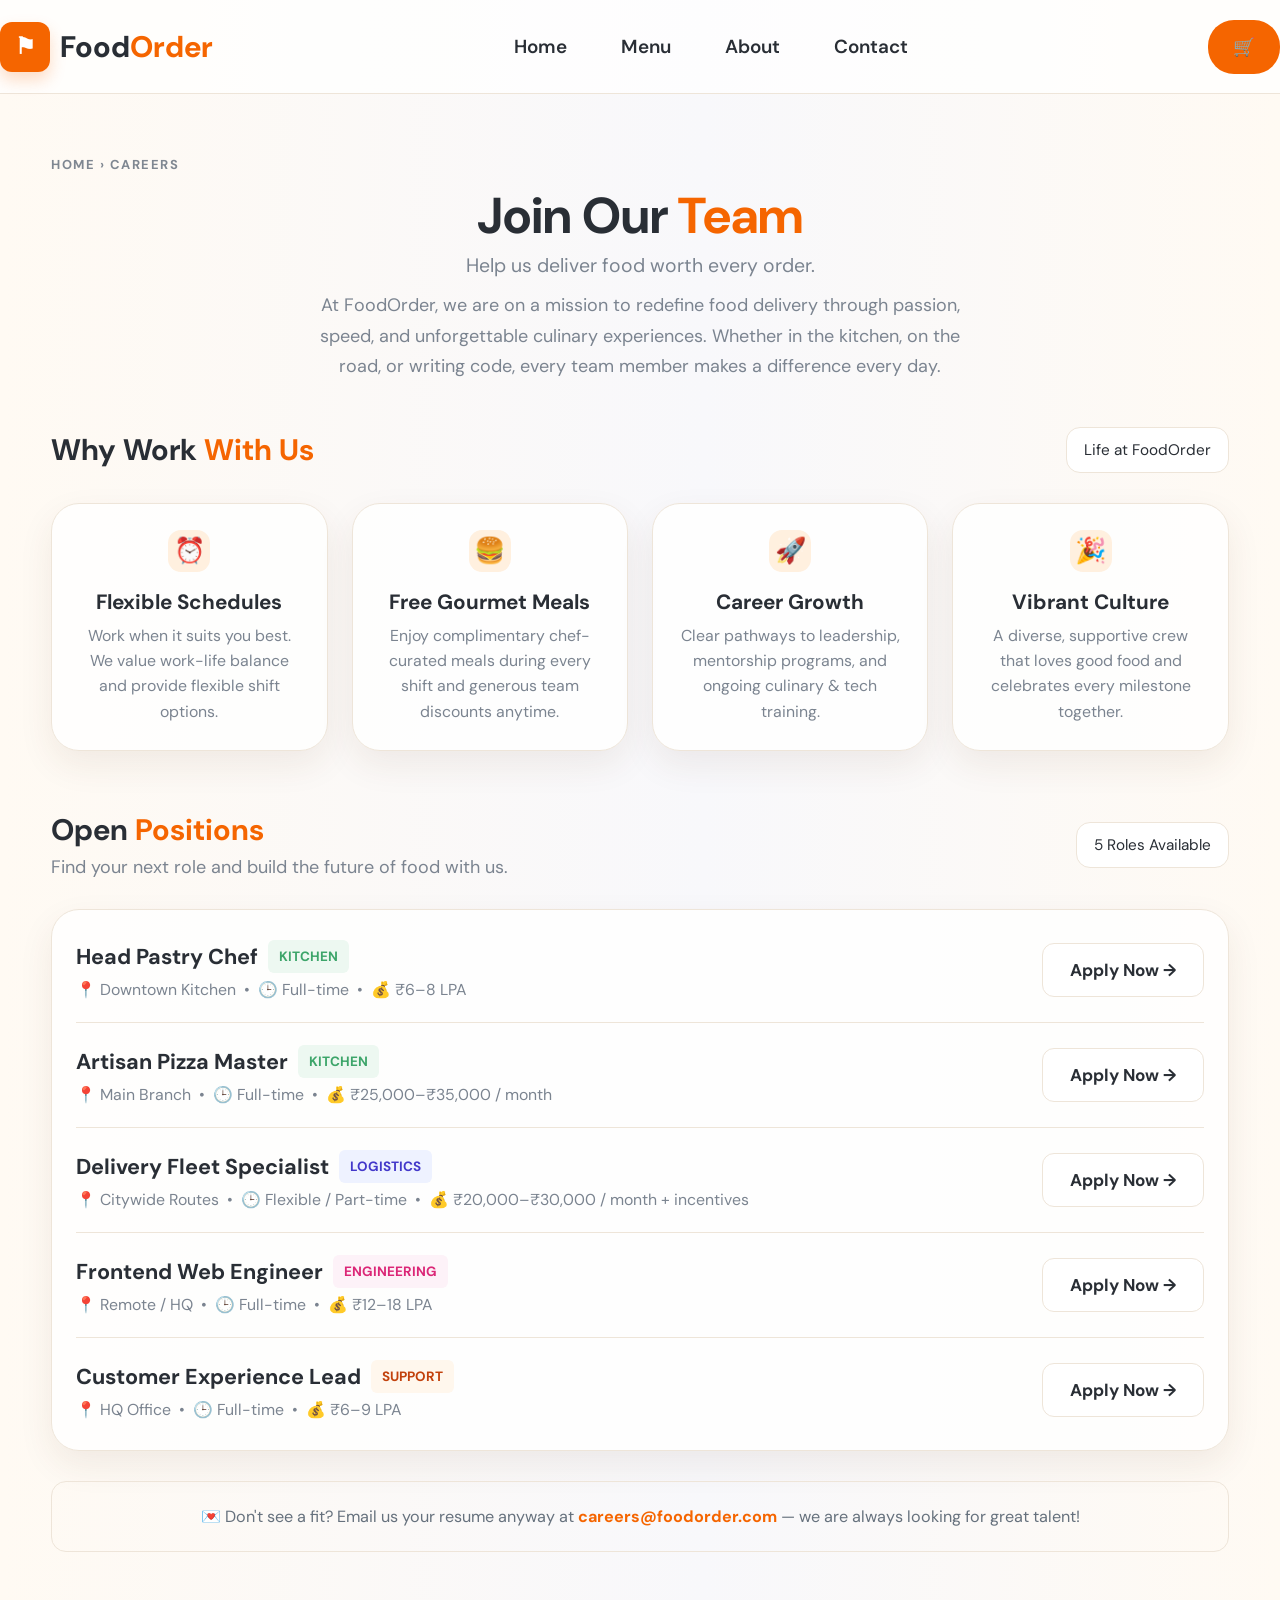
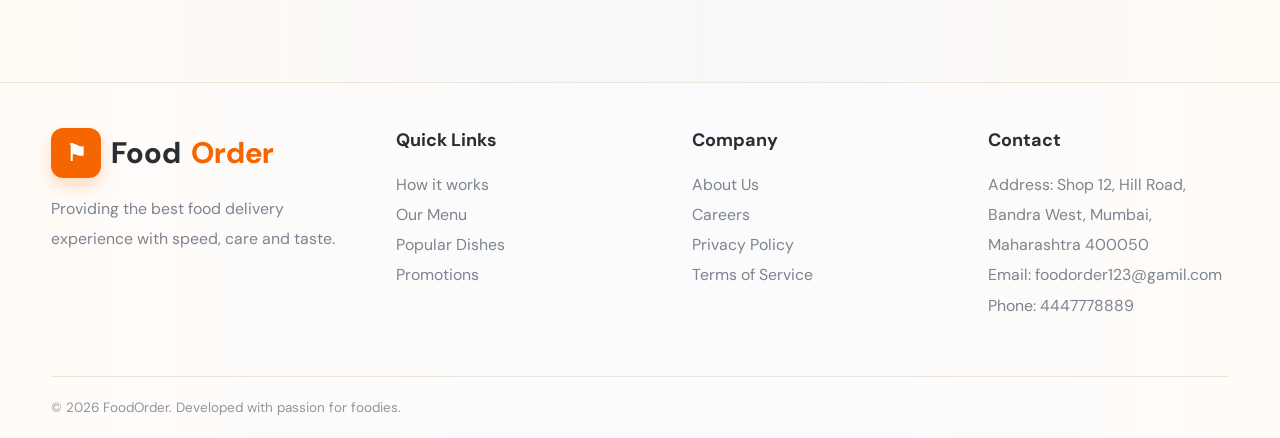
<file: foodorder-project/careers.html>
<!doctype html>
<html lang="en">

<head>
  <meta charset="utf-8" />
  <meta name="viewport" content="width=device-width,initial-scale=1" />
  <title>FoodOrder | Careers</title>
  <link rel="stylesheet" href="css/style.css" />
</head>

<body>
  <header class="topbar">
    <a class="logo" href="index.html"><span class="logo-mark">⚑</span><span>Food<span
          class="accent">Order</span></span></a>
    <nav class="nav">
      <a href="index.html" class="">Home</a>
      <a href="menu.html" class="">Menu</a>
      <a href="about.html" class="">About</a>
      <a href="contact.html" class="">Contact</a>
    </nav><div class="actions"><a class="cart-pill" href="cart.html" aria-label="View cart"><span aria-hidden="true">🛒</span><b class="cart-count" hidden>0</b></a></div>
    
  </header>

  <main class="container page">
    <div class="eyebrow">HOME › CAREERS</div>
    <div class="center-head" style="margin-top: 10px; margin-bottom: 45px">
      <h1 class="title">Join Our <span class="accent">Team</span></h1>
      <p class="subtitle" style="margin-bottom: 12px">Help us deliver food worth every order.</p>
      <p style="max-width: 680px; margin: 0 auto; color: var(--muted); font-size: 1rem; line-height: 1.7">
        At FoodOrder, we are on a mission to redefine food delivery through passion, speed, and unforgettable culinary
        experiences. Whether in the kitchen, on the road, or writing code, every team member makes a difference every day.
      </p>
    </div>

    <!-- Why Work With Us Grid -->
    <section style="margin-bottom: 60px">
      <div class="menu-top">
        <h2 class="title" style="font-size: 1.65rem; margin: 0">
          Why Work <span class="accent">With Us</span>
        </h2>
        <span class="chip">Life at FoodOrder</span>
      </div>

      <div style="display: grid; grid-template-columns: repeat(auto-fit, minmax(240px, 1fr)); gap: 24px; margin-top: 15px">
        <div class="card" style="padding: 26px; text-align: center">
          <div class="number" style="margin: 0 auto 16px; font-size: 1.4rem">⏰</div>
          <h3 style="margin: 0 0 8px; font-size: 1.15rem">Flexible Schedules</h3>
          <p style="margin: 0; font-size: 0.88rem; color: var(--muted); line-height: 1.6">
            Work when it suits you best. We value work-life balance and provide flexible shift options.
          </p>
        </div>

        <div class="card" style="padding: 26px; text-align: center">
          <div class="number" style="margin: 0 auto 16px; font-size: 1.4rem">🍔</div>
          <h3 style="margin: 0 0 8px; font-size: 1.15rem">Free Gourmet Meals</h3>
          <p style="margin: 0; font-size: 0.88rem; color: var(--muted); line-height: 1.6">
            Enjoy complimentary chef-curated meals during every shift and generous team discounts anytime.
          </p>
        </div>

        <div class="card" style="padding: 26px; text-align: center">
          <div class="number" style="margin: 0 auto 16px; font-size: 1.4rem">🚀</div>
          <h3 style="margin: 0 0 8px; font-size: 1.15rem">Career Growth</h3>
          <p style="margin: 0; font-size: 0.88rem; color: var(--muted); line-height: 1.6">
            Clear pathways to leadership, mentorship programs, and ongoing culinary & tech training.
          </p>
        </div>

        <div class="card" style="padding: 26px; text-align: center">
          <div class="number" style="margin: 0 auto 16px; font-size: 1.4rem">🎉</div>
          <h3 style="margin: 0 0 8px; font-size: 1.15rem">Vibrant Culture</h3>
          <p style="margin: 0; font-size: 0.88rem; color: var(--muted); line-height: 1.6">
            A diverse, supportive crew that loves good food and celebrates every milestone together.
          </p>
        </div>
      </div>
    </section>

    <!-- Open Positions Section -->
    <section style="margin-bottom: 50px">
      <div class="menu-top">
        <div>
          <h2 class="title" style="font-size: 1.65rem; margin: 0">
            Open <span class="accent">Positions</span>
          </h2>
          <p class="subtitle" style="margin: 6px 0 0">Find your next role and build the future of food with us.</p>
        </div>
        <span class="chip">5 Roles Available</span>
      </div>

      <div class="card" style="padding: 8px 24px; overflow: hidden; margin-top: 15px">
        <!-- Position 1 -->
        <div style="display: flex; align-items: center; justify-content: space-between; gap: 20px; padding: 22px 0; border-bottom: 1px solid var(--line); flex-wrap: wrap">
          <div>
            <div style="display: flex; align-items: center; gap: 10px; margin-bottom: 6px">
              <h3 style="margin: 0; font-size: 1.2rem">Head Pastry Chef</h3>
              <span class="tag">KITCHEN</span>
            </div>
            <p style="margin: 0; font-size: 0.88rem; color: var(--muted)">
              📍 Downtown Kitchen &nbsp;•&nbsp; 🕒 Full-time &nbsp;•&nbsp; 💰 ₹6–8 LPA
            </p>
          </div>
          <a class="btn outline-btn" href="mailto:careers@foodorder.com?subject=Application%20-%20Head%20Pastry%20Chef">Apply Now →</a>
        </div>

        <!-- Position 2 -->
        <div style="display: flex; align-items: center; justify-content: space-between; gap: 20px; padding: 22px 0; border-bottom: 1px solid var(--line); flex-wrap: wrap">
          <div>
            <div style="display: flex; align-items: center; gap: 10px; margin-bottom: 6px">
              <h3 style="margin: 0; font-size: 1.2rem">Artisan Pizza Master</h3>
              <span class="tag">KITCHEN</span>
            </div>
            <p style="margin: 0; font-size: 0.88rem; color: var(--muted)">
              📍 Main Branch &nbsp;•&nbsp; 🕒 Full-time &nbsp;•&nbsp; 💰 ₹25,000–₹35,000 / month
            </p>
          </div>
          <a class="btn outline-btn" href="mailto:careers@foodorder.com?subject=Application%20-%20Artisan%20Pizza%20Master">Apply Now →</a>
        </div>

        <!-- Position 3 -->
        <div style="display: flex; align-items: center; justify-content: space-between; gap: 20px; padding: 22px 0; border-bottom: 1px solid var(--line); flex-wrap: wrap">
          <div>
            <div style="display: flex; align-items: center; gap: 10px; margin-bottom: 6px">
              <h3 style="margin: 0; font-size: 1.2rem">Delivery Fleet Specialist</h3>
              <span class="tag" style="background: #eef2ff; color: #4338ca">LOGISTICS</span>
            </div>
            <p style="margin: 0; font-size: 0.88rem; color: var(--muted)">
              📍 Citywide Routes &nbsp;•&nbsp; 🕒 Flexible / Part-time &nbsp;•&nbsp; 💰 ₹20,000–₹30,000 / month + incentives
            </p>
          </div>
          <a class="btn outline-btn" href="mailto:careers@foodorder.com?subject=Application%20-%20Delivery%20Fleet%20Specialist">Apply Now →</a>
        </div>

        <!-- Position 4 -->
        <div style="display: flex; align-items: center; justify-content: space-between; gap: 20px; padding: 22px 0; border-bottom: 1px solid var(--line); flex-wrap: wrap">
          <div>
            <div style="display: flex; align-items: center; gap: 10px; margin-bottom: 6px">
              <h3 style="margin: 0; font-size: 1.2rem">Frontend Web Engineer</h3>
              <span class="tag" style="background: #fdf2f8; color: #db2777">ENGINEERING</span>
            </div>
            <p style="margin: 0; font-size: 0.88rem; color: var(--muted)">
              📍 Remote / HQ &nbsp;•&nbsp; 🕒 Full-time &nbsp;•&nbsp; 💰 ₹12–18 LPA
            </p>
          </div>
          <a class="btn outline-btn" href="mailto:careers@foodorder.com?subject=Application%20-%20Frontend%20Web%20Engineer">Apply Now →</a>
        </div>

        <!-- Position 5 -->
        <div style="display: flex; align-items: center; justify-content: space-between; gap: 20px; padding: 22px 0; flex-wrap: wrap">
          <div>
            <div style="display: flex; align-items: center; gap: 10px; margin-bottom: 6px">
              <h3 style="margin: 0; font-size: 1.2rem">Customer Experience Lead</h3>
              <span class="tag" style="background: #fff7ed; color: #c2410c">SUPPORT</span>
            </div>
            <p style="margin: 0; font-size: 0.88rem; color: var(--muted)">
              📍 HQ Office &nbsp;•&nbsp; 🕒 Full-time &nbsp;•&nbsp; 💰 ₹6–9 LPA
            </p>
          </div>
          <a class="btn outline-btn" href="mailto:careers@foodorder.com?subject=Application%20-%20Customer%20Experience%20Lead">Apply Now →</a>
        </div>
      </div>

      <!-- Closing Note -->
      <div class="note" style="margin-top: 30px; text-align: center; padding: 24px">
        💌 Don't see a fit? Email us your resume anyway at
        <a href="mailto:careers@foodorder.com" class="accent"><b>careers@foodorder.com</b></a> — we are always looking for great talent!
      </div>
    </section>
  </main>

  <footer class="footer">
    <div class="container footer-grid">
      <div>
        <div class="logo">
          <span class="logo-mark">⚑</span>Food<span class="accent">Order</span>
        </div>
        <p>
          Providing the best food delivery experience with speed, care and
          taste.
        </p>
        
      </div>
      <div>
        <h4>Quick Links</h4>
        <ul>
          <li><a href="how-it-works.html">How it works</a></li>
          <li><a href="menu.html">Our Menu</a></li>
          <li><a href="popular-dishes.html">Popular Dishes</a></li>
          <li><a href="promotions.html">Promotions</a></li>
        </ul>
      </div>
      <div>
        <h4>Company</h4>
        <ul>
          <li><a href="about.html">About Us</a></li>
          <li><a href="careers.html">Careers</a></li>
          <li><a href="privacy-policy.html">Privacy Policy</a></li>
          <li><a href="terms-of-service.html">Terms of Service</a></li>
        </ul>
      </div>
      <div>
        <h4>Contact</h4>
        
        
        <p>Address: Shop 12, Hill Road, Bandra West, Mumbai, Maharashtra 400050<br>Email: <a href="mailto:foodorder123@gamil.com">foodorder123@gamil.com</a><br>Phone: <a href="tel:4447778889">4447778889</a></p>
      </div>
    </div>
    <div class="container bottom">
      © 2026 FoodOrder. Developed with passion for foodies.
    </div>
  </footer>
<script src="shop-cart.js"></script>
</body>

</html>
</file>
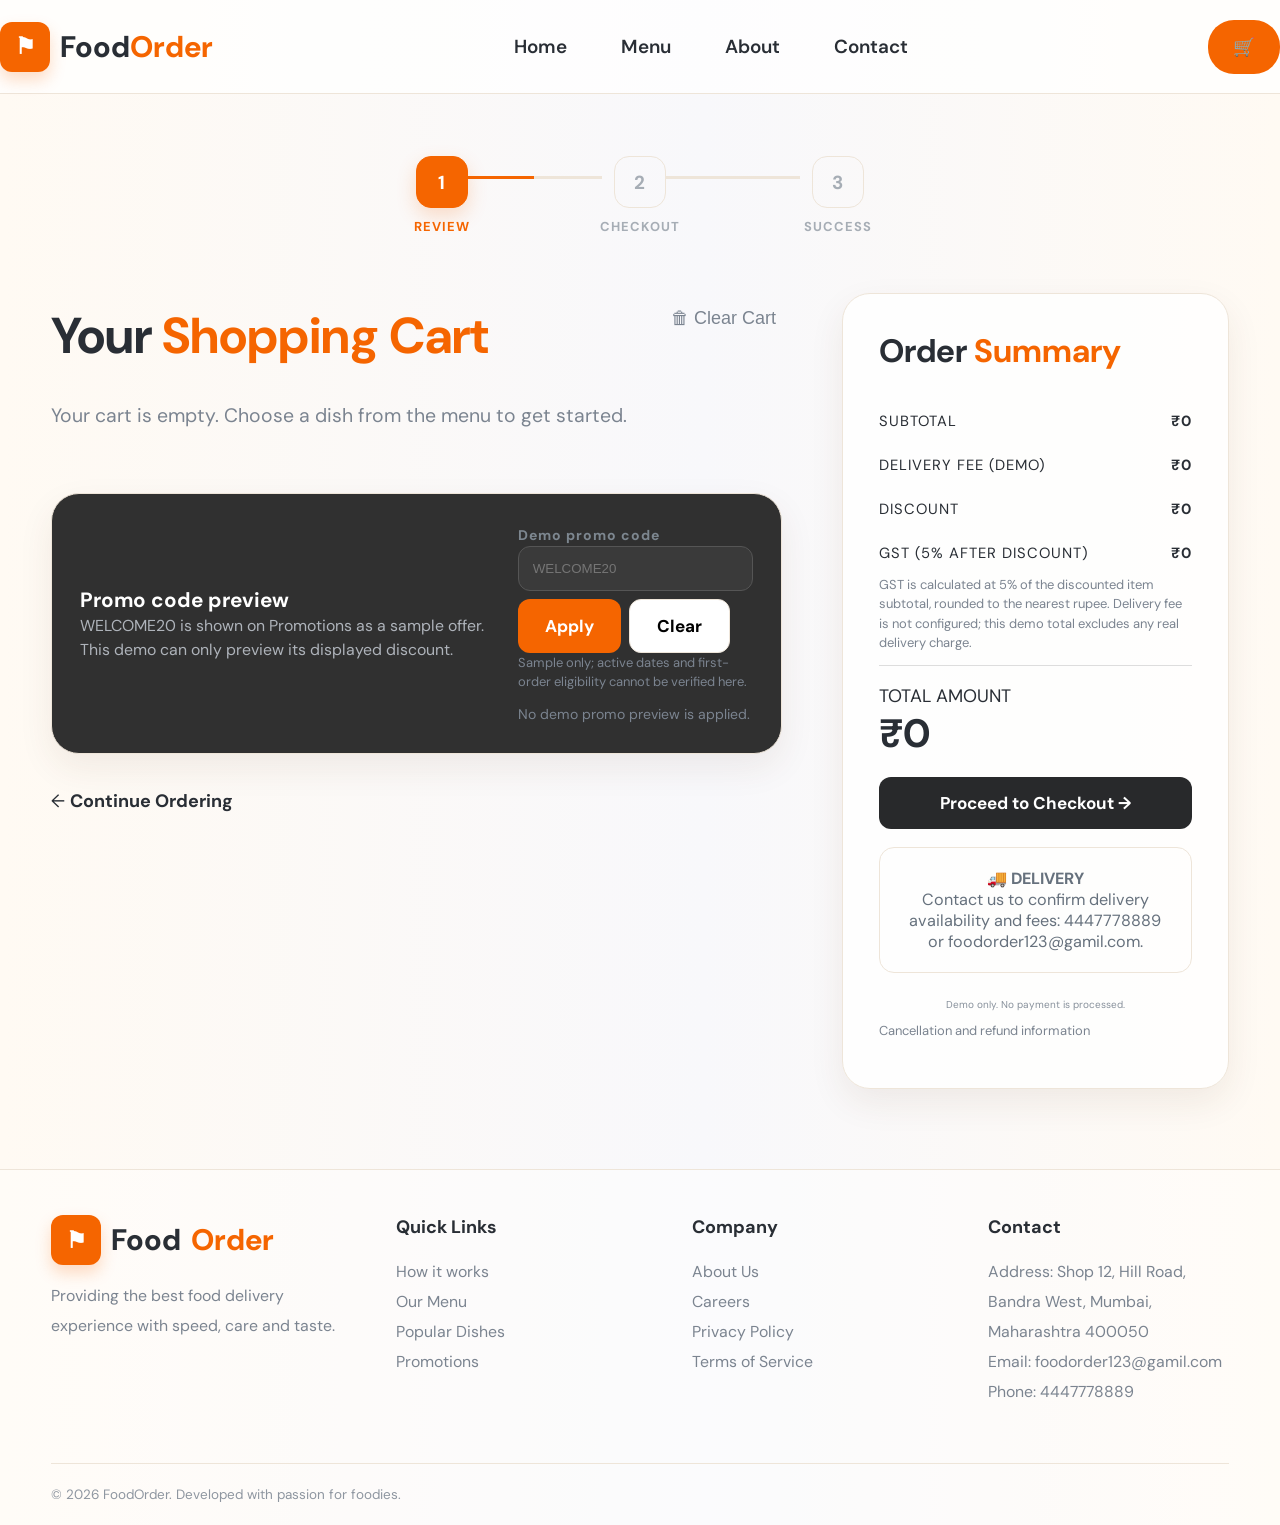
<file: foodorder-project/cart.html>
<!doctype html>
<html lang="en">

<head>
    <meta charset="utf-8">
    <meta name="viewport" content="width=device-width,initial-scale=1">
    <title>FoodOrder | Cart</title>
    <link rel="stylesheet" href="css/style.css">
</head>

<body>
    <header class="topbar"><a class="logo" href="index.html"><span class="logo-mark">⚑</span><span>Food<span
                    class="accent">Order</span></span></a>
        <nav class="nav"><a href="index.html" class="">Home</a><a href="menu.html" class="">Menu</a><a href="about.html"
                class="">About</a><a href="contact.html" class="">Contact</a></nav><div class="actions"><a class="cart-pill" href="cart.html" aria-label="View cart"><span aria-hidden="true">🛒</span><b class="cart-count" hidden>0</b></a></div>
        
    </header>
    <main class="container page">
        <div class="stepper">
            <div class="step active"><span class="step-num">1</span>REVIEW</div>
            <div class="step"><span class="step-num">2</span>CHECKOUT</div>
            <div class="step"><span class="step-num">3</span>SUCCESS</div>
        </div>
        <section class="cart-layout">
            <div>
                <div class="menu-top">
                    <h1 class="title">Your <span class="accent">Shopping Cart</span></h1><button class="subtitle" data-clear-cart style="border:0;background:none;cursor:pointer">🗑 Clear Cart</button>
                </div>
                <div class="cart-items" aria-live="polite"></div>
                <div class="promo card">
                    <div>
                        <h3 style="margin:0">Promo code preview</h3><span style="color:#aeb3ba;font-size:12px">WELCOME20 is shown on Promotions as a sample offer. This demo can only preview its displayed discount.</span>
                    </div>
                    <div>
                        <label class="label" for="promo-code">Demo promo code</label>
                        <div class="promo-box"><input id="promo-code" name="promoCode" autocomplete="off" aria-describedby="promo-help promo-feedback" placeholder="WELCOME20"><button type="button" class="btn orange-btn" data-apply-promo>Apply</button><button type="button" class="btn outline-btn" data-clear-promo>Clear</button></div>
                        <p id="promo-help" class="tax-explanation">Sample only; active dates and first-order eligibility cannot be verified here.</p>
                        <p id="promo-feedback" class="promo-feedback" role="status" aria-live="polite"></p>
                    </div>
                </div>
                <p style="margin-top:35px">← <a href="menu.html"><b>Continue Ordering</b></a></p>
            </div>
            <aside class="summary card">
                <h2>Order <span class="accent">Summary</span></h2>
                <div class="summary-row"><span>SUBTOTAL</span><b data-cart-subtotal>₹0</b></div>
                <div class="summary-row"><span>DELIVERY FEE (DEMO)</span><b data-cart-delivery>₹0</b></div>
                <div class="summary-row"><span>DISCOUNT</span><b data-cart-discount>₹0</b></div>
                <div class="summary-row"><span>GST (5% AFTER DISCOUNT)</span><b data-cart-tax>₹0</b></div>
                <p class="tax-explanation">GST is calculated at 5% of the discounted item subtotal, rounded to the nearest rupee. Delivery fee is not configured; this demo total excludes any real delivery charge.</p>
                <div class="total">TOTAL AMOUNT <b data-cart-total style="display:block">₹0</b></div>
                <p><a class="btn dark-btn" style="width:100%;text-align:center" href="checkout.html">Proceed to Checkout
                        →</a></p>
                <div class="note">🚚 <b>DELIVERY</b><br>Contact us to confirm delivery availability and fees: <a href="tel:4447778889">4447778889</a> or <a href="mailto:foodorder123@gamil.com">foodorder123@gamil.com</a>.</div>
                <p style="text-align:center;font-size:10px;color:#87909b;margin-top:25px">Demo only. No payment is processed.</p>
                <p class="tax-explanation"><a href="terms-of-service.html#cancellations">Cancellation and refund information</a></p>
            </aside>
        </section>
    </main>
    <footer class="footer">
        <div class="container footer-grid">
            <div>
                <div class="logo"><span class="logo-mark">⚑</span>Food<span class="accent">Order</span></div>
                <p>Providing the best food delivery experience with speed, care and taste.</p>
                
            </div>
            <div>
                <h4>Quick Links</h4>
                <ul>
                    <li><a href="how-it-works.html">How it works</a></li>
                    <li><a href="menu.html">Our Menu</a></li>
                    <li><a href="popular-dishes.html">Popular Dishes</a></li>
                    <li><a href="promotions.html">Promotions</a></li>
                </ul>
            </div>
            <div>
                <h4>Company</h4>
                <ul>
                    <li><a href="about.html">About Us</a></li>
                    <li><a href="careers.html">Careers</a></li>
                    <li><a href="privacy-policy.html">Privacy Policy</a></li>
                    <li><a href="terms-of-service.html">Terms of Service</a></li>
                </ul>
            </div>
            <div>
                <h4>Contact</h4>
                
                
                <p>Address: Shop 12, Hill Road, Bandra West, Mumbai, Maharashtra 400050<br>Email: <a href="mailto:foodorder123@gamil.com">foodorder123@gamil.com</a><br>Phone: <a href="tel:4447778889">4447778889</a></p>
            </div>
        </div>
        <div class="container bottom">© 2026 FoodOrder. Developed with passion for foodies.</div>
    </footer>
<script src="menu-data.js"></script><script src="shop-cart.js"></script>
</body>

</html>
</file>
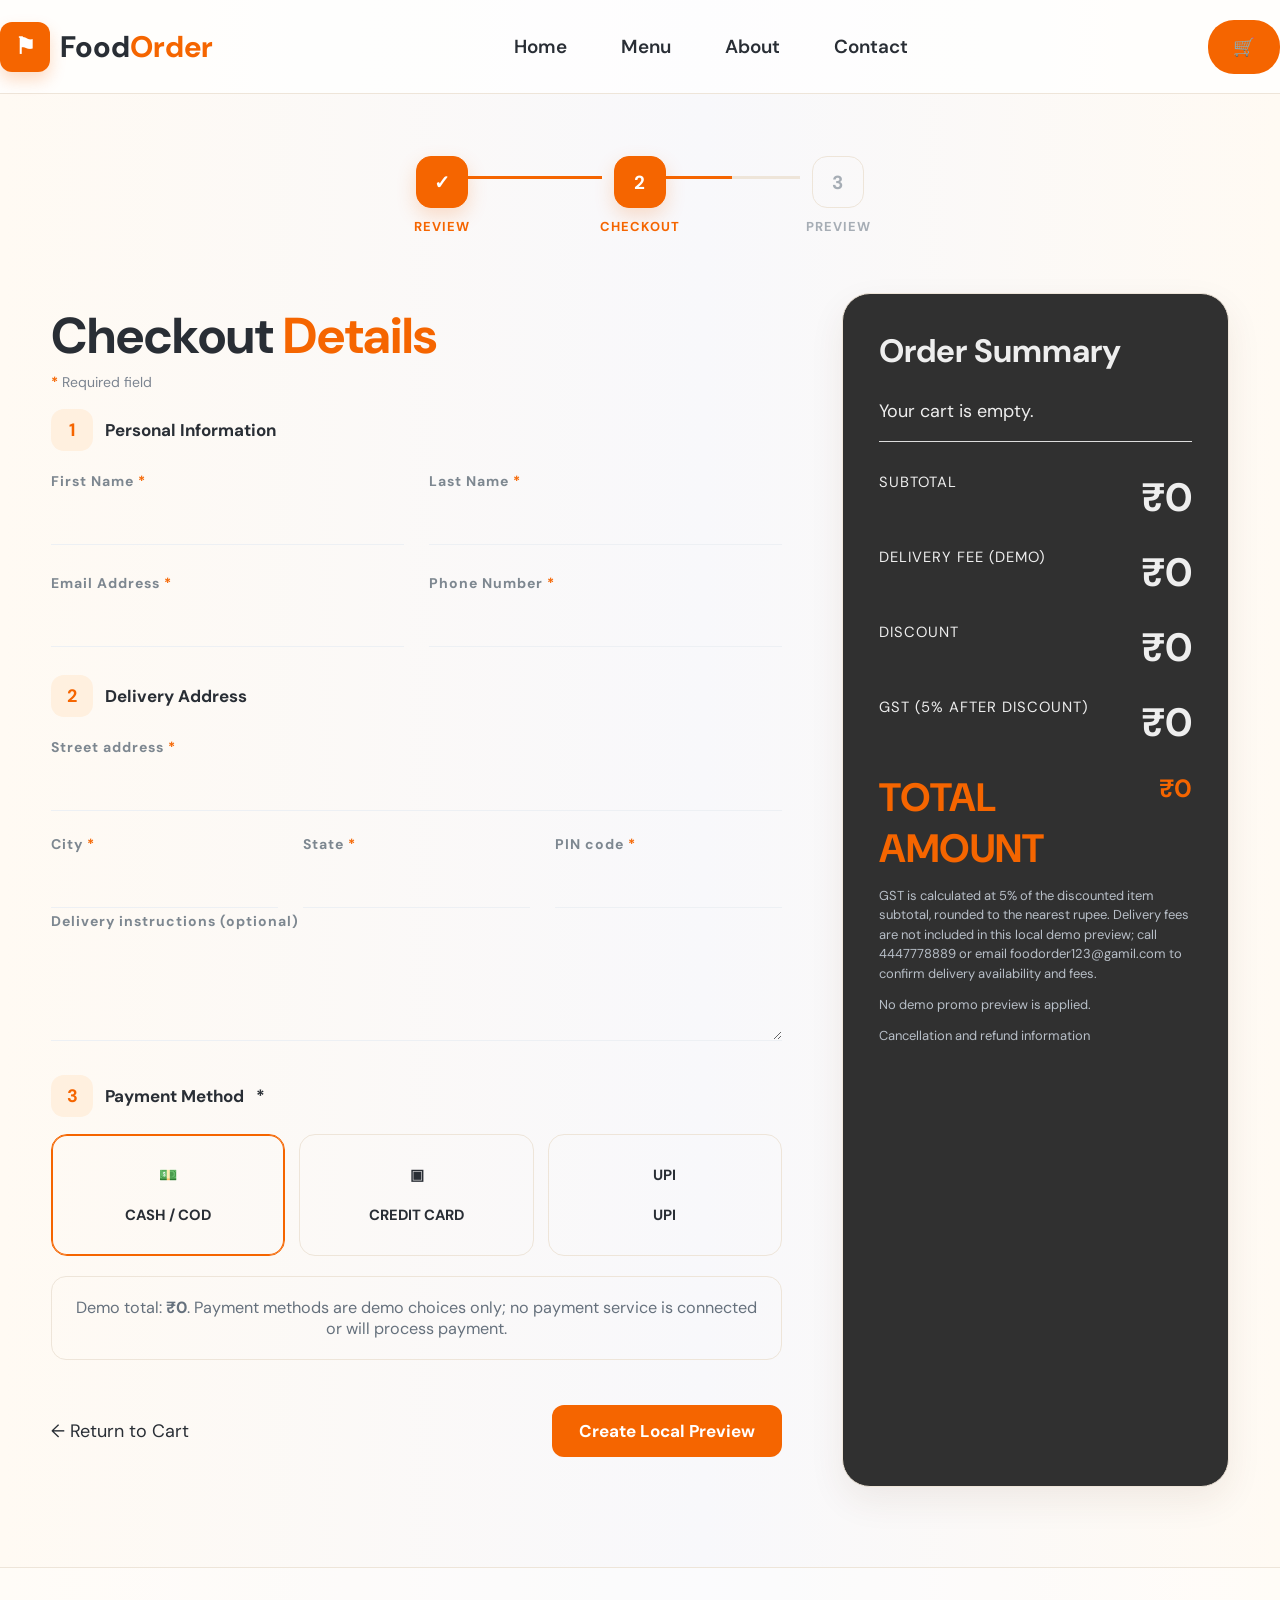
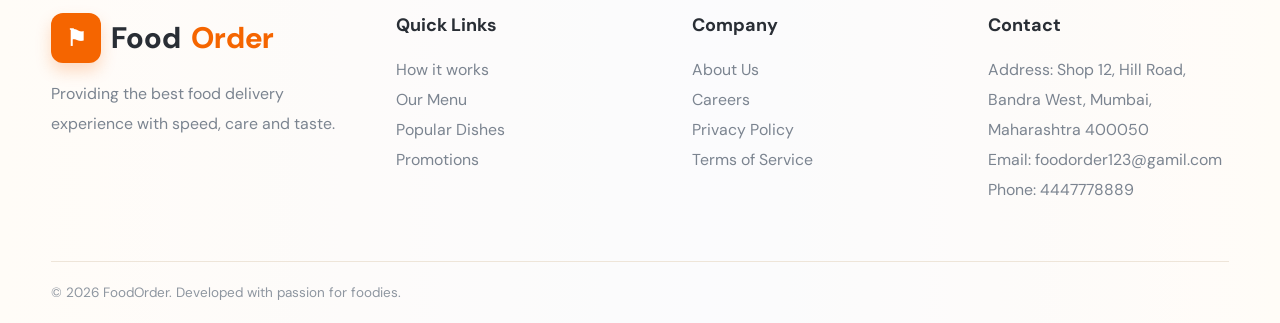
<file: foodorder-project/checkout.html>
<!doctype html>
<html lang="en">

<head>
    <meta charset="utf-8">
    <meta name="viewport" content="width=device-width,initial-scale=1">
    <title>FoodOrder | Checkout</title>
    <link rel="stylesheet" href="css/style.css">
</head>

<body>
    <header class="topbar"><a class="logo" href="index.html"><span class="logo-mark">⚑</span><span>Food<span
                    class="accent">Order</span></span></a>
        <nav class="nav"><a href="index.html" class="">Home</a><a href="menu.html" class="">Menu</a><a href="about.html"
                class="">About</a><a href="contact.html" class="">Contact</a></nav><div class="actions"><a class="cart-pill" href="cart.html" aria-label="View cart"><span aria-hidden="true">🛒</span><b class="cart-count" hidden>0</b></a></div>
        
    </header>
    <main class="container page">
        <div class="stepper">
            <div class="step done"><span class="step-num">✓</span>REVIEW</div>
            <div class="step active"><span class="step-num">2</span>CHECKOUT</div>
            <div class="step"><span class="step-num">3</span>PREVIEW</div>
        </div>
        <section class="checkout-layout">
            <div>
                <h1 class="title">Checkout <span class="accent">Details</span></h1>
                <form id="checkout-form" novalidate>
                    <p class="form-required-note"><span aria-hidden="true">*</span> Required field</p>
                    <div class="form-section">
                        <h3><span class="number">1</span> Personal Information</h3>
                        <div class="form-grid">
                            <div><label class="label" for="first-name">First Name <span aria-hidden="true">*</span><span class="visually-hidden"> required</span></label><input class="field" id="first-name" name="firstName" autocomplete="given-name" aria-describedby="first-name-error" data-error-id="first-name-error" required><p class="field-error" aria-live="polite" id="first-name-error" hidden></p></div>
                            <div><label class="label" for="last-name">Last Name <span aria-hidden="true">*</span><span class="visually-hidden"> required</span></label><input class="field" id="last-name" name="lastName" autocomplete="family-name" aria-describedby="last-name-error" data-error-id="last-name-error" required><p class="field-error" aria-live="polite" id="last-name-error" hidden></p></div>
                            <div><label class="label" for="checkout-email">Email Address <span aria-hidden="true">*</span><span class="visually-hidden"> required</span></label><input class="field" id="checkout-email" name="email" type="email" autocomplete="email" aria-describedby="checkout-email-error" data-error-id="checkout-email-error" required><p class="field-error" aria-live="polite" id="checkout-email-error" hidden></p></div>
                            <div><label class="label" for="checkout-phone">Phone Number <span aria-hidden="true">*</span><span class="visually-hidden"> required</span></label><input class="field" id="checkout-phone" name="phone" type="tel" autocomplete="tel" inputmode="tel" aria-describedby="checkout-phone-error" data-error-id="checkout-phone-error" required><p class="field-error" aria-live="polite" id="checkout-phone-error" hidden></p></div>
                        </div>
                    </div>
                    <div class="form-section">
                        <h3><span class="number">2</span> Delivery Address</h3>
                        <label class="label" for="delivery-address">Street address <span aria-hidden="true">*</span><span class="visually-hidden"> required</span></label><input class="field" id="delivery-address" name="address" autocomplete="street-address" aria-describedby="delivery-address-error" data-error-id="delivery-address-error" required><p class="field-error" aria-live="polite" id="delivery-address-error" hidden></p>
                        <div class="form-grid three" style="margin-top:20px">
                            <div><label class="label" for="delivery-city">City <span aria-hidden="true">*</span><span class="visually-hidden"> required</span></label><input class="field" id="delivery-city" name="city" autocomplete="address-level2" aria-describedby="delivery-city-error" data-error-id="delivery-city-error" required><p class="field-error" aria-live="polite" id="delivery-city-error" hidden></p></div>
                            <div><label class="label" for="delivery-state">State <span aria-hidden="true">*</span><span class="visually-hidden"> required</span></label><input class="field" id="delivery-state" name="state" autocomplete="address-level1" aria-describedby="delivery-state-error" data-error-id="delivery-state-error" required><p class="field-error" aria-live="polite" id="delivery-state-error" hidden></p></div>
                            <div><label class="label" for="delivery-postal">PIN code <span aria-hidden="true">*</span><span class="visually-hidden"> required</span></label><input class="field" id="delivery-postal" name="postalCode" type="text" autocomplete="postal-code" inputmode="numeric" pattern="[0-9]{6}" aria-describedby="delivery-postal-error" data-error-id="delivery-postal-error" required><p class="field-error" aria-live="polite" id="delivery-postal-error" hidden></p></div>
                        </div>
                        <label class="label" for="delivery-notes">Delivery instructions (optional)</label><textarea class="field" id="delivery-notes" name="notes" rows="3" style="margin-top:8px"></textarea>
                    </div>
                    <div class="form-section">
                        <h3><span class="number">3</span> Payment Method <span aria-hidden="true">*</span><span class="visually-hidden"> required</span></h3>
                        <div class="payment" role="radiogroup" aria-labelledby="payment-group-label" aria-describedby="payment-method-error" aria-required="true">
                            <span class="visually-hidden" id="payment-group-label">Choose one demo payment method (required)</span>
                            <label class="pay-card selected"><input type="radio" name="paymentMethod" value="Cash on delivery (demo)" aria-describedby="payment-method-error" data-error-id="payment-method-error" checked required>💵<br><br>CASH / COD</label>
                            <label class="pay-card"><input type="radio" name="paymentMethod" value="Credit card (demo)" aria-describedby="payment-method-error" data-error-id="payment-method-error" required>▣<br><br>CREDIT CARD</label>
                            <label class="pay-card"><input type="radio" name="paymentMethod" value="UPI (demo)" aria-describedby="payment-method-error" data-error-id="payment-method-error" required>UPI<br><br>UPI</label>
                        </div>
                        <p class="field-error" aria-live="polite" id="payment-method-error" hidden></p>
                        <div class="note" style="margin-top:20px" data-payment-status role="status" aria-live="polite">Demo total: <b data-checkout-pay>₹0</b>. Payment methods are demo choices only; no payment service is connected or will process payment.</div>
                    </div>
                    <div class="menu-top" style="margin-top:45px"><a href="cart.html">← Return to Cart</a><button type="submit" class="btn orange-btn" data-place-order>Create Local Preview</button></div>
                    <p id="checkout-feedback" role="alert" aria-live="assertive"></p>
                    <section id="checkout-preview" class="note checkout-preview" hidden role="status" aria-live="polite">
                        <h3>Local demo preview</h3>
                        <p data-preview-details></p>
                        <p><b>Order status:</b> Not submitted to a restaurant.<br><b>Payment status:</b> Not processed.</p>
                        <p>Next: adjust your cart if needed. This demo cannot provide tracking, accept cancellations, or process refunds. See the <a href="terms-of-service.html#cancellations">cancellation/refund information</a> or <a href="contact.html">contact page</a>.</p>
                        <p><a class="btn orange-btn" href="menu.html">Back to Menu</a></p>
                    </section>
                    <section class="note checkout-preview" data-checkout-history hidden aria-labelledby="checkout-history-title">
                        <h3 id="checkout-history-title">Recent local previews</h3>
                        <p>Saved in this browser only. No order was sent and no payment was processed.</p>
                        <ul data-checkout-history-list></ul>
                    </section>
                </form>
            </div>
            <aside class="summary card dark">
                <h2>Order Summary</h2>
                <div class="checkout-summary-items" aria-live="polite"></div>
                <p class="tax-explanation tax-explanation-dark">GST is calculated at 5% of the discounted item subtotal, rounded to the nearest rupee. Delivery fees are not included in this local demo preview; call <a href="tel:4447778889">4447778889</a> or email <a href="mailto:foodorder123@gamil.com">foodorder123@gamil.com</a> to confirm delivery availability and fees.</p>
                <p class="tax-explanation tax-explanation-dark" data-checkout-promo-note></p>
                <p class="tax-explanation tax-explanation-dark"><a href="terms-of-service.html#cancellations">Cancellation and refund information</a></p>
            </aside>
        </section>
    </main>
    <footer class="footer">
        <div class="container footer-grid">
            <div>
                <div class="logo"><span class="logo-mark">⚑</span>Food<span class="accent">Order</span></div>
                <p>Providing the best food delivery experience with speed, care and taste.</p>
                
            </div>
            <div>
                <h4>Quick Links</h4>
                <ul>
                    <li><a href="how-it-works.html">How it works</a></li>
                    <li><a href="menu.html">Our Menu</a></li>
                    <li><a href="popular-dishes.html">Popular Dishes</a></li>
                    <li><a href="promotions.html">Promotions</a></li>
                </ul>
            </div>
            <div>
                <h4>Company</h4>
                <ul>
                    <li><a href="about.html">About Us</a></li>
                    <li><a href="careers.html">Careers</a></li>
                    <li><a href="privacy-policy.html">Privacy Policy</a></li>
                    <li><a href="terms-of-service.html">Terms of Service</a></li>
                </ul>
            </div>
            <div>
                <h4>Contact</h4>
                
                
                <p>Address: Shop 12, Hill Road, Bandra West, Mumbai, Maharashtra 400050<br>Email: <a href="mailto:foodorder123@gamil.com">foodorder123@gamil.com</a><br>Phone: <a href="tel:4447778889">4447778889</a></p>
            </div>
        </div>
        <div class="container bottom">© 2026 FoodOrder. Developed with passion for foodies.</div>
    </footer>
<script src="menu-data.js"></script><script src="shop-cart.js"></script><script src="site-forms.js"></script>
</body>

</html>
</file>
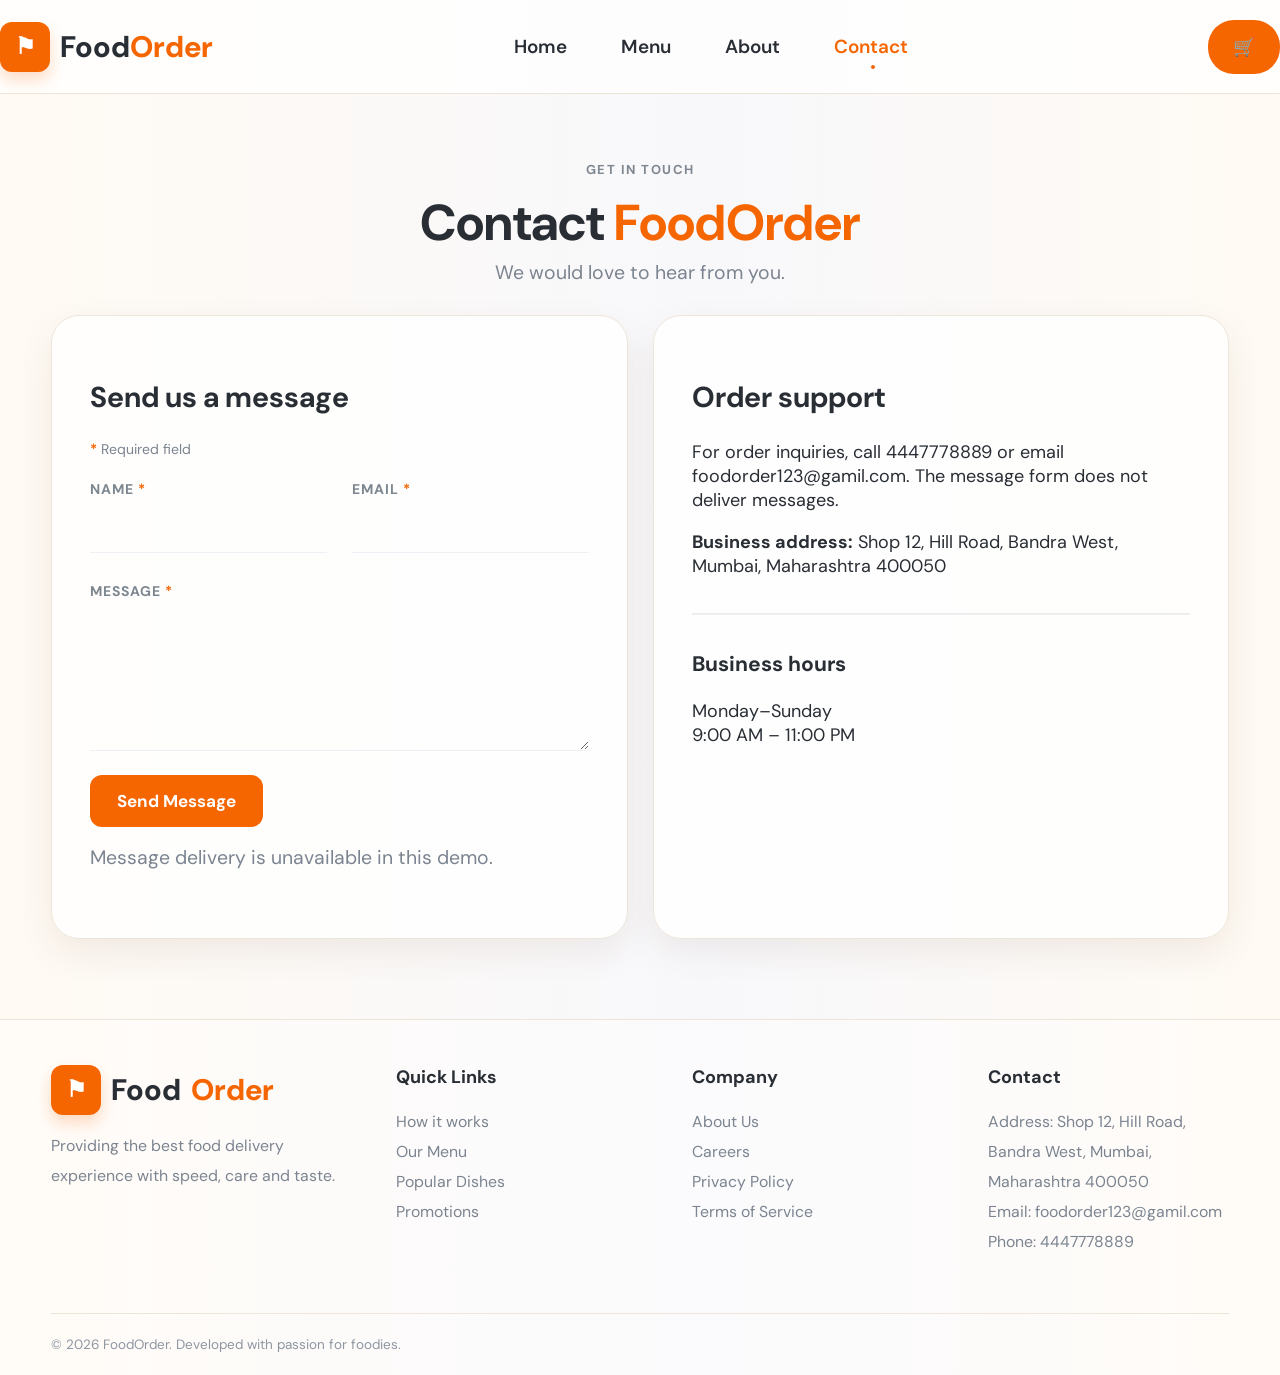
<file: foodorder-project/contact.html>
<!doctype html>
<html lang="en">

<head>
    <meta charset="utf-8">
    <meta name="viewport" content="width=device-width,initial-scale=1">
    <title>FoodOrder | Contact</title>
    <link rel="stylesheet" href="css/style.css">
</head>

<body>
    <header class="topbar"><a class="logo" href="index.html"><span class="logo-mark">⚑</span><span>Food<span
                    class="accent">Order</span></span></a>
        <nav class="nav"><a href="index.html" class="">Home</a><a href="menu.html" class="">Menu</a><a href="about.html"
                class="">About</a><a href="contact.html" class="active">Contact</a></nav><div class="actions"><a class="cart-pill" href="cart.html" aria-label="View cart"><span aria-hidden="true">🛒</span><b class="cart-count" hidden>0</b></a></div>
        
    </header>
    <main class="container page">
        <div class="center-head"><span class="eyebrow">GET IN TOUCH</span>
            <h1 class="title">Contact <span class="accent">FoodOrder</span></h1>
            <p class="subtitle">We would love to hear from you.</p>
        </div>
        <section class="contact-grid">
            <form class="card contact-box" id="contact-form" novalidate>
                <h2>Send us a message</h2>
                <p class="form-required-note"><span aria-hidden="true">*</span> Required field</p>
                <div class="form-grid">
                    <div><label class="label" for="contact-name">NAME <span aria-hidden="true">*</span><span class="visually-hidden"> required</span></label><input class="field" id="contact-name" name="name" autocomplete="name" aria-describedby="contact-name-error" data-error-id="contact-name-error" required><p class="field-error" aria-live="polite" id="contact-name-error" hidden></p></div>
                    <div><label class="label" for="contact-email">EMAIL <span aria-hidden="true">*</span><span class="visually-hidden"> required</span></label><input class="field" id="contact-email" name="email" type="email" autocomplete="email" aria-describedby="contact-email-error" data-error-id="contact-email-error" required><p class="field-error" aria-live="polite" id="contact-email-error" hidden></p></div>
                </div>
                <div style="margin-top:25px"><label class="label" for="contact-message">MESSAGE <span aria-hidden="true">*</span><span class="visually-hidden"> required</span></label><textarea class="field" id="contact-message" name="message" rows="5" aria-describedby="contact-message-error" data-error-id="contact-message-error" required></textarea><p class="field-error" aria-live="polite" id="contact-message-error" hidden></p></div>
                <p><button type="submit" class="btn orange-btn">Send Message</button></p>
                <p id="contact-feedback" role="status" aria-live="polite"></p>
                <p class="subtitle">Message delivery is unavailable in this demo.</p>
            </form>
            <div class="card contact-box">
                <h2>Order support</h2>
                <p>For order inquiries, call <a href="tel:4447778889">4447778889</a> or email <a href="mailto:foodorder123@gamil.com">foodorder123@gamil.com</a>. The message form does not deliver messages.</p>
                
                <p><b>Business address:</b> Shop 12, Hill Road, Bandra West, Mumbai, Maharashtra 400050</p>
                <hr style="border:.5px solid #eee;margin:35px 0">
                <h3>Business hours</h3>
                <p>Monday–Sunday<br>9:00 AM – 11:00 PM</p>
            </div>
        </section>
    </main>
    <footer class="footer">
        <div class="container footer-grid">
            <div>
                <div class="logo"><span class="logo-mark">⚑</span>Food<span class="accent">Order</span></div>
                <p>Providing the best food delivery experience with speed, care and taste.</p>
                
            </div>
            <div>
                <h4>Quick Links</h4>
                <ul>
                    <li><a href="how-it-works.html">How it works</a></li>
                    <li><a href="menu.html">Our Menu</a></li>
                    <li><a href="popular-dishes.html">Popular Dishes</a></li>
                    <li><a href="promotions.html">Promotions</a></li>
                </ul>
            </div>
            <div>
                <h4>Company</h4>
                <ul>
                    <li><a href="about.html">About Us</a></li>
                    <li><a href="careers.html">Careers</a></li>
                    <li><a href="privacy-policy.html">Privacy Policy</a></li>
                    <li><a href="terms-of-service.html">Terms of Service</a></li>
                </ul>
            </div>
            <div>
                <h4>Contact</h4>
                
                
                <p>Address: Shop 12, Hill Road, Bandra West, Mumbai, Maharashtra 400050<br>Email: <a href="mailto:foodorder123@gamil.com">foodorder123@gamil.com</a><br>Phone: <a href="tel:4447778889">4447778889</a></p>
            </div>
        </div>
        <div class="container bottom">© 2026 FoodOrder. Developed with passion for foodies.</div>
    </footer>
<script src="shop-cart.js"></script><script src="site-forms.js"></script>
</body>

</html>
</file>
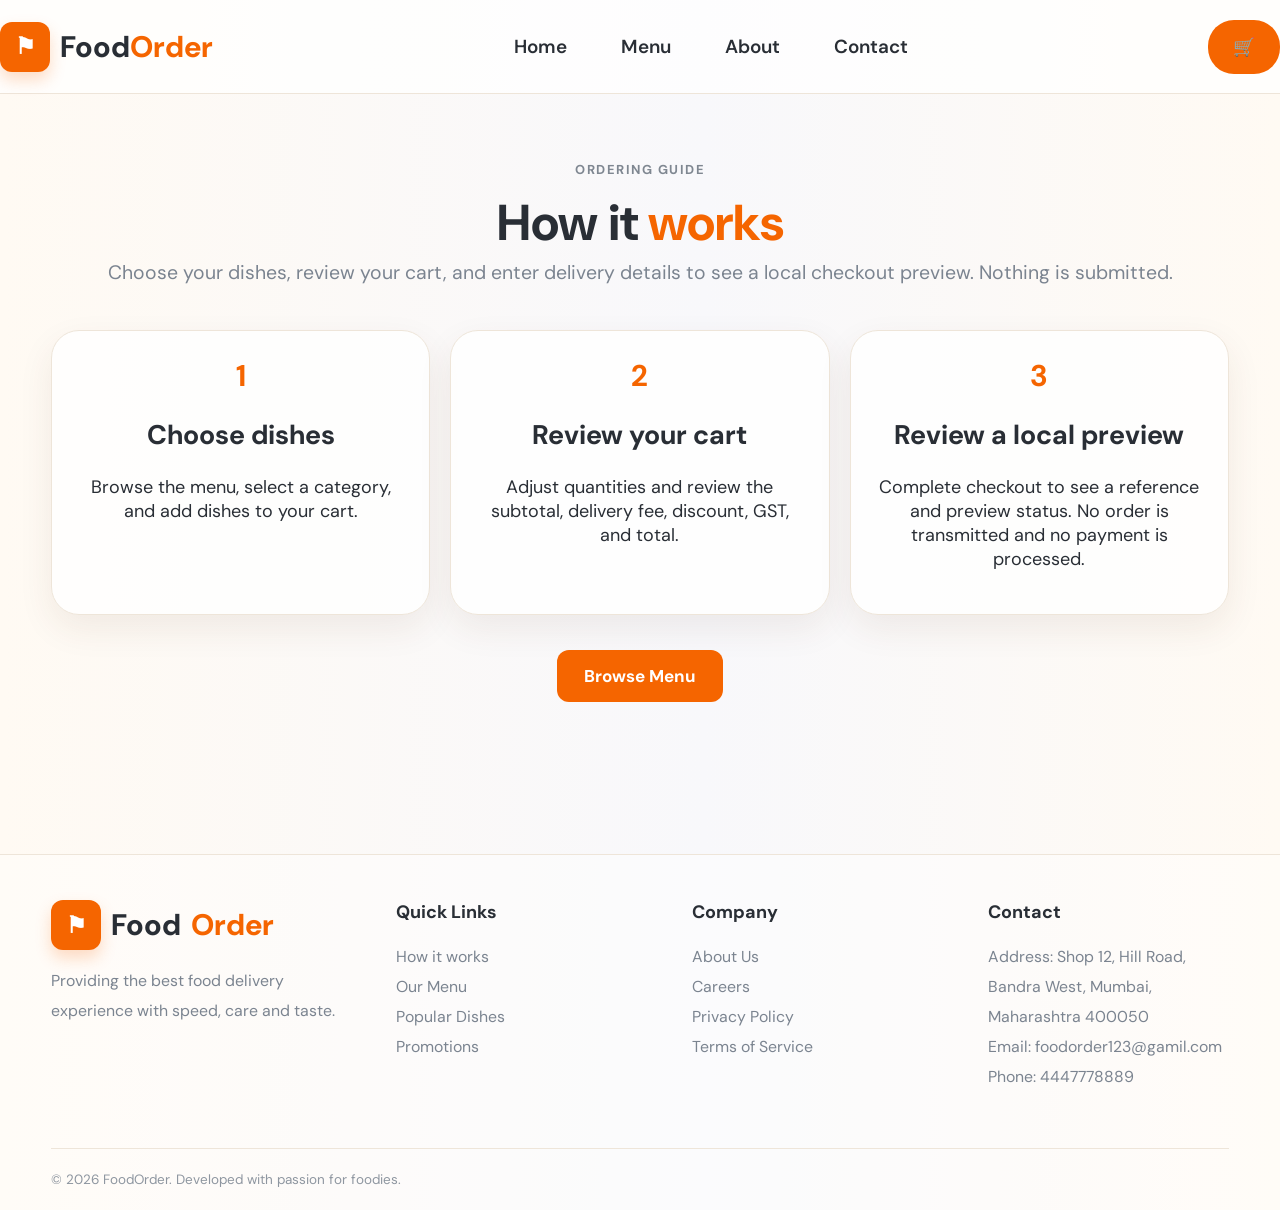
<file: foodorder-project/how-it-works.html>
<!doctype html>
<html lang="en">

<head>
  <meta charset="utf-8">
  <meta name="viewport" content="width=device-width,initial-scale=1">
  <title>FoodOrder | How It Works</title>
  <link rel="stylesheet" href="css/style.css">
</head>

<body>
  <header class="topbar">
    <a class="logo" href="index.html"><span class="logo-mark">⚑</span><span>Food<span class="accent">Order</span></span></a>
    <nav class="nav"><a href="index.html">Home</a><a href="menu.html">Menu</a><a href="about.html">About</a><a href="contact.html">Contact</a></nav>
    <div class="actions"><a class="cart-pill" href="cart.html" aria-label="View cart"><span aria-hidden="true">🛒</span><b class="cart-count" hidden>0</b></a></div>
  </header>
  <main class="container page">
    <div class="center-head">
      <span class="eyebrow">ORDERING GUIDE</span>
      <h1 class="title">How it <span class="accent">works</span></h1>
      <p class="subtitle">Choose your dishes, review your cart, and enter delivery details to see a local checkout preview. Nothing is submitted.</p>
    </div>
    <section class="stats" style="margin-top:45px">
      <article class="stat card"><b>1</b><h2>Choose dishes</h2><p>Browse the menu, select a category, and add dishes to your cart.</p></article>
      <article class="stat card"><b>2</b><h2>Review your cart</h2><p>Adjust quantities and review the subtotal, delivery fee, discount, GST, and total.</p></article>
      <article class="stat card"><b>3</b><h2>Review a local preview</h2><p>Complete checkout to see a reference and preview status. No order is transmitted and no payment is processed.</p></article>
    </section>
    <p style="text-align:center;margin-top:35px"><a class="btn orange-btn" href="menu.html">Browse Menu</a></p>
  </main>
  <footer class="footer">
    <div class="container footer-grid">
      <div><div class="logo"><span class="logo-mark">⚑</span>Food<span class="accent">Order</span></div><p>Providing the best food delivery experience with speed, care and taste.</p></div>
      <div><h4>Quick Links</h4><ul><li><a href="how-it-works.html">How it works</a></li><li><a href="menu.html">Our Menu</a></li><li><a href="popular-dishes.html">Popular Dishes</a></li><li><a href="promotions.html">Promotions</a></li></ul></div>
      <div><h4>Company</h4><ul><li><a href="about.html">About Us</a></li><li><a href="careers.html">Careers</a></li><li><a href="privacy-policy.html">Privacy Policy</a></li><li><a href="terms-of-service.html">Terms of Service</a></li></ul></div>
      <div><h4>Contact</h4><p>Address: Shop 12, Hill Road, Bandra West, Mumbai, Maharashtra 400050<br>Email: <a href="mailto:foodorder123@gamil.com">foodorder123@gamil.com</a><br>Phone: <a href="tel:4447778889">4447778889</a></p></div>
    </div>
    <div class="container bottom">© 2026 FoodOrder. Developed with passion for foodies.</div>
  </footer>
  <script src="menu-data.js"></script><script src="shop-cart.js"></script>
</body>

</html>
</file>
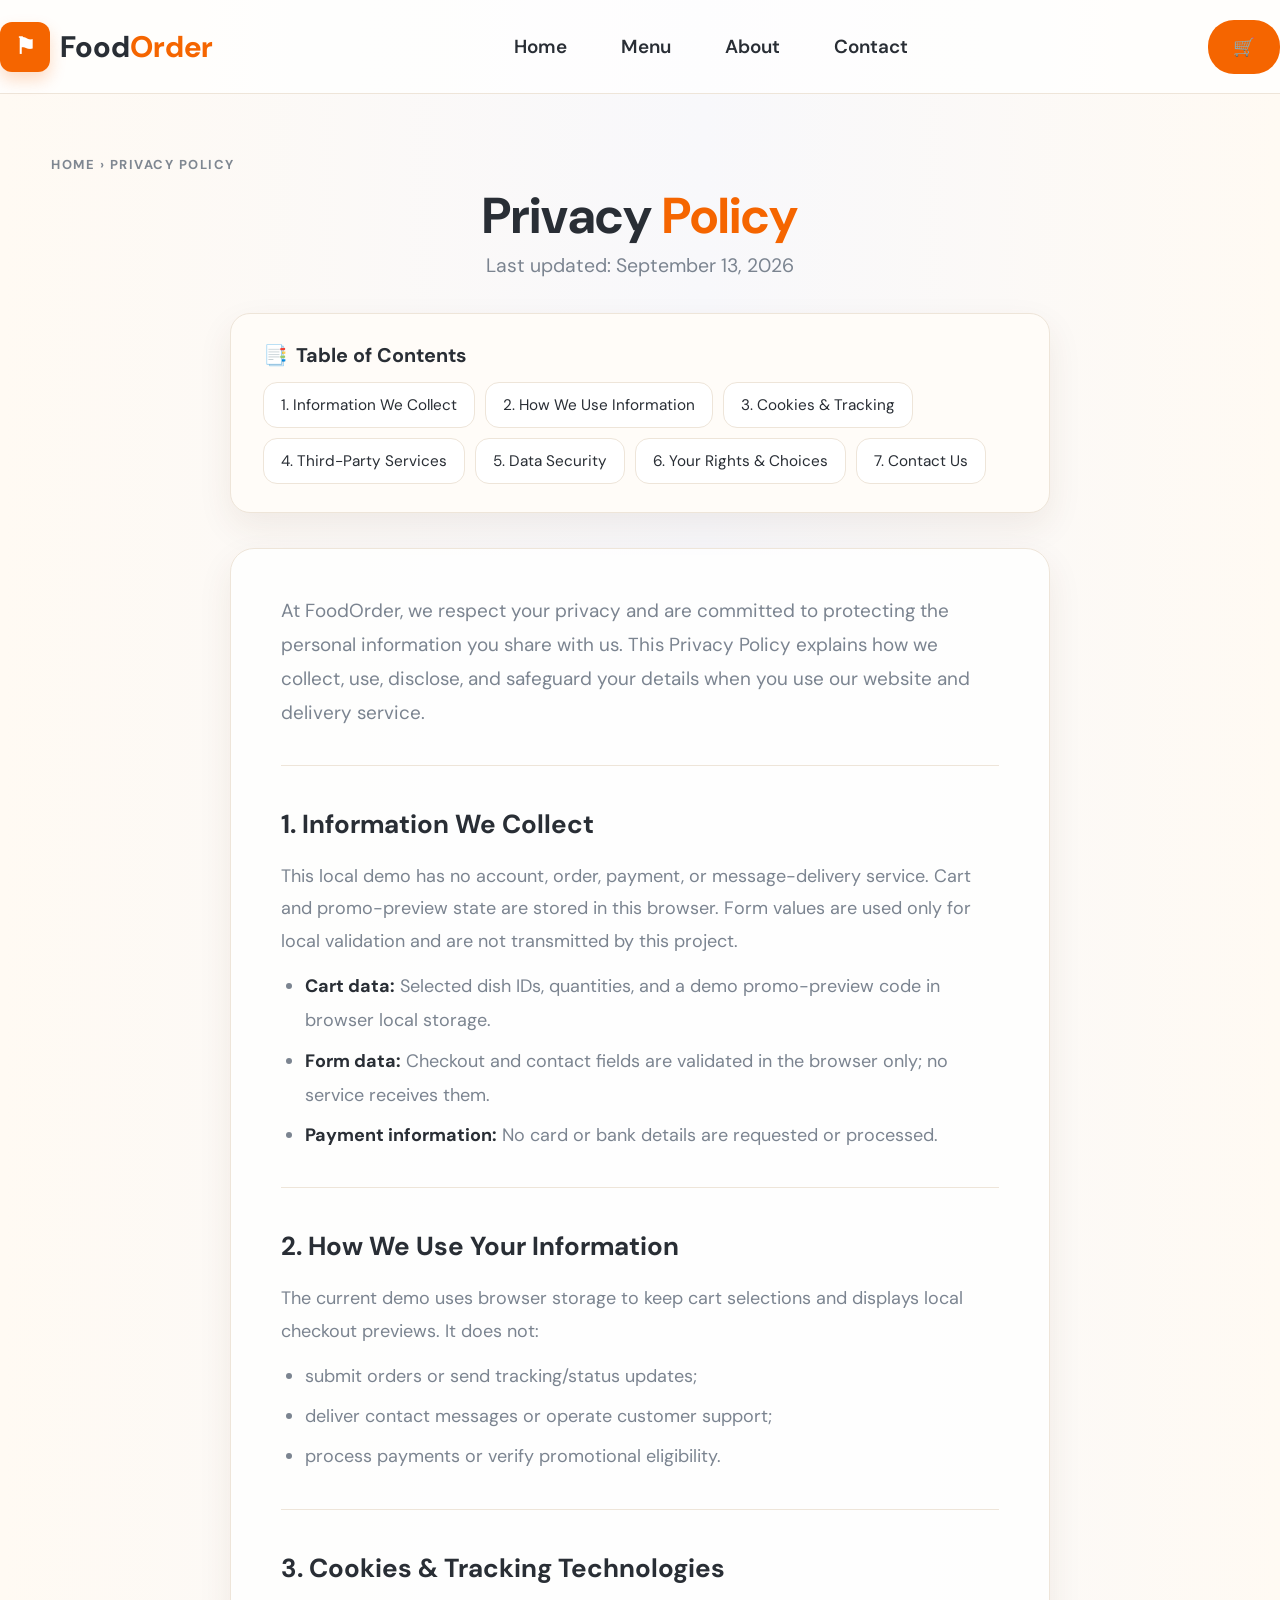
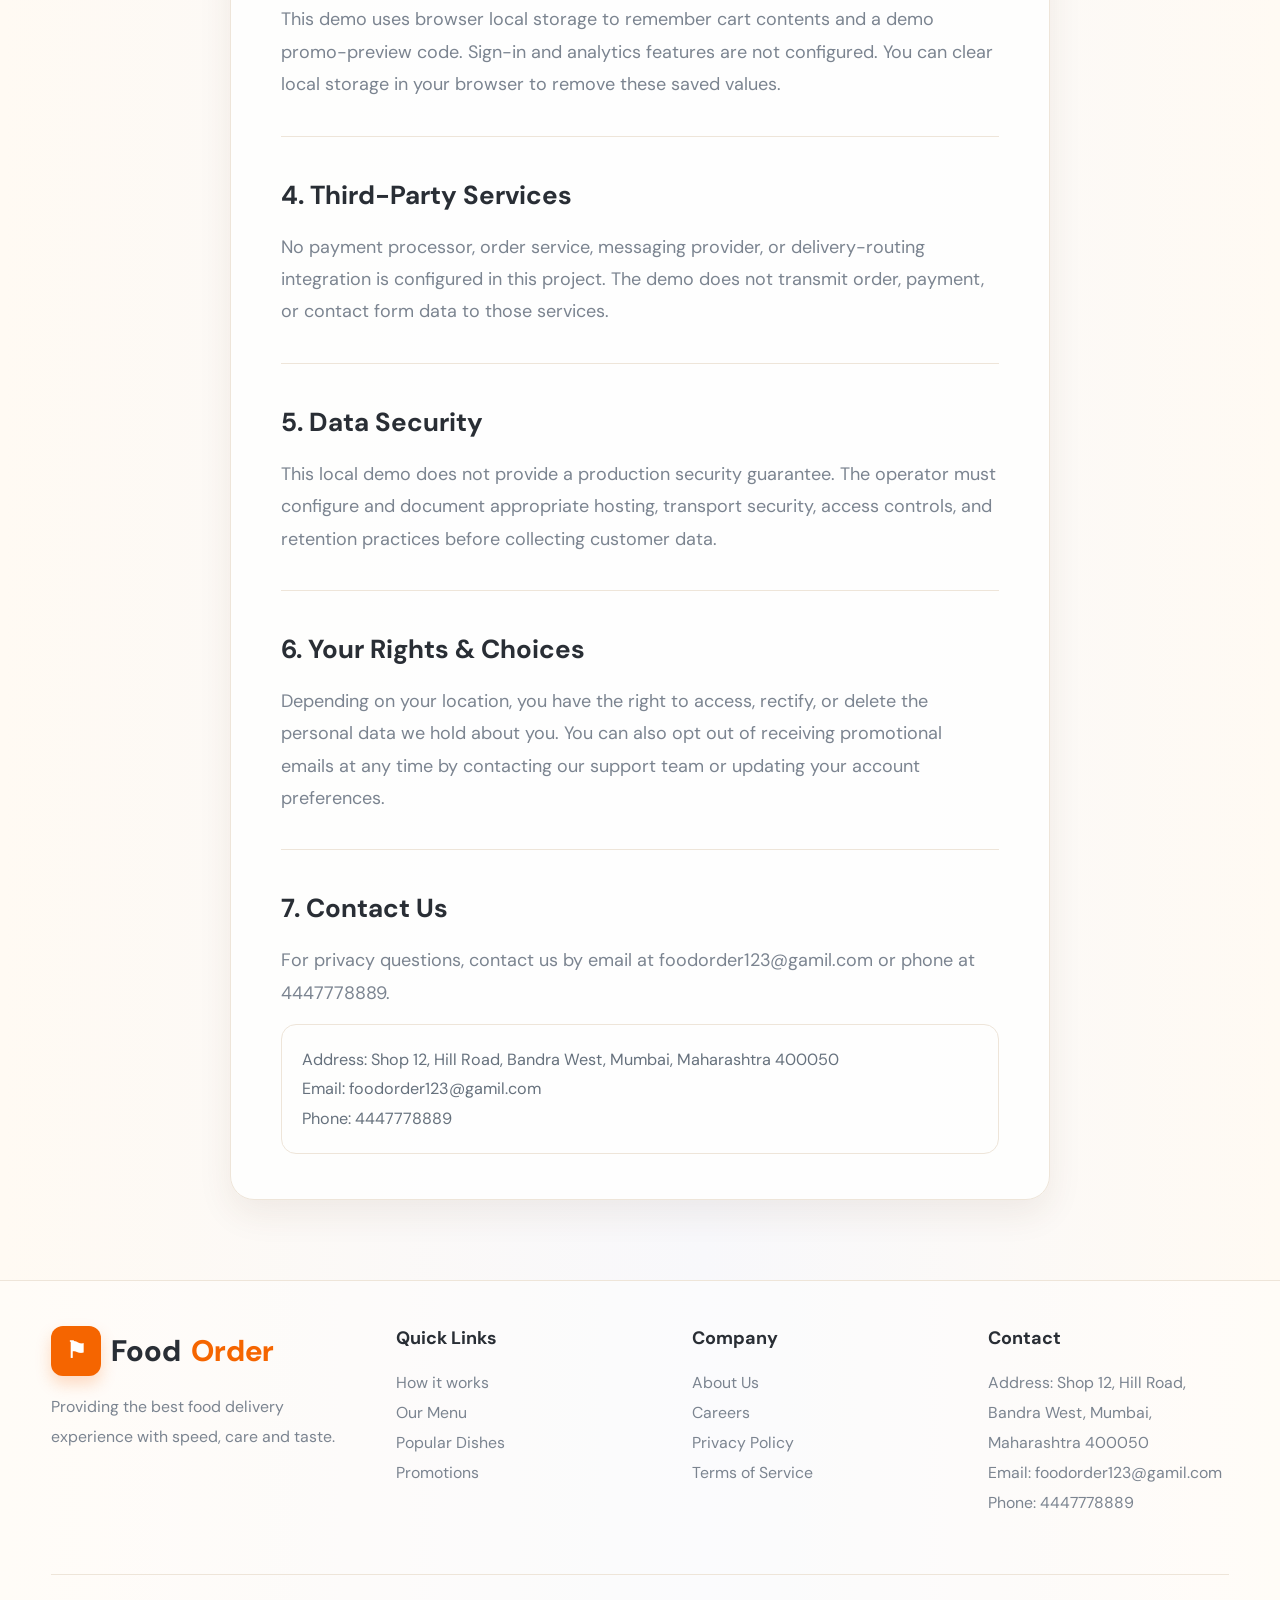
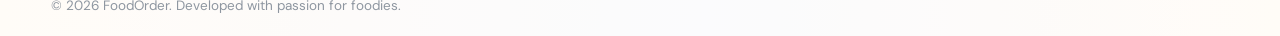
<file: foodorder-project/privacy-policy.html>
<!doctype html>
<html lang="en">

<head>
  <meta charset="utf-8" />
  <meta name="viewport" content="width=device-width,initial-scale=1" />
  <title>FoodOrder | Privacy Policy</title>
  <link rel="stylesheet" href="css/style.css" />
  <link rel="stylesheet" href="css/privacy-policy.css" />
</head>

<body>
  <header class="topbar">
    <a class="logo" href="index.html"><span class="logo-mark">⚑</span><span>Food<span
          class="accent">Order</span></span></a>
    <nav class="nav">
      <a href="index.html" class="">Home</a>
      <a href="menu.html" class="">Menu</a>
      <a href="about.html" class="">About</a>
      <a href="contact.html" class="">Contact</a>
    </nav><div class="actions"><a class="cart-pill" href="cart.html" aria-label="View cart"><span aria-hidden="true">🛒</span><b class="cart-count" hidden>0</b></a></div>
    
  </header>

  <main class="container page">
    <div class="eyebrow">HOME › PRIVACY POLICY</div>
    <div class="center-head privacy-header">
      <h1 class="title">Privacy <span class="accent">Policy</span></h1>
      <p class="subtitle">Last updated: September 13, 2026</p>
    </div>

    <!-- Main Content Wrapper -->
    <div class="policy-wrapper">
      <!-- Table of Contents Card -->
      <div class="card toc-card">
        <h3 class="toc-title">
          <span>📑</span> Table of Contents
        </h3>
        <div class="toc-links">
          <a class="chip" href="#collect">1. Information We Collect</a>
          <a class="chip" href="#use">2. How We Use Information</a>
          <a class="chip" href="#cookies">3. Cookies & Tracking</a>
          <a class="chip" href="#third-party">4. Third-Party Services</a>
          <a class="chip" href="#security">5. Data Security</a>
          <a class="chip" href="#rights">6. Your Rights & Choices</a>
          <a class="chip" href="#contact-policy">7. Contact Us</a>
        </div>
      </div>

      <!-- Legal Body Card -->
      <article class="card policy-article">
        <p class="policy-intro">
          At FoodOrder, we respect your privacy and are committed to protecting the personal information you share with us.
          This Privacy Policy explains how we collect, use, disclose, and safeguard your details when you use our website and delivery service.
        </p>

        <hr class="policy-divider" />

        <!-- Section 1 -->
        <section id="collect" class="policy-section">
          <h2>1. Information We Collect</h2>
          <p>
            This local demo has no account, order, payment, or message-delivery service. Cart and promo-preview state are stored in this browser. Form values are used only for local validation and are not transmitted by this project.
          </p>
          <ul class="policy-list">
            <li><b>Cart data:</b> Selected dish IDs, quantities, and a demo promo-preview code in browser local storage.</li>
            <li><b>Form data:</b> Checkout and contact fields are validated in the browser only; no service receives them.</li>
            <li><b>Payment information:</b> No card or bank details are requested or processed.</li>
          </ul>
        </section>

        <hr class="policy-divider" />

        <!-- Section 2 -->
        <section id="use" class="policy-section">
          <h2>2. How We Use Your Information</h2>
          <p>
            The current demo uses browser storage to keep cart selections and displays local checkout previews. It does not:
          </p>
          <ul class="policy-list">
            <li>submit orders or send tracking/status updates;</li>
            <li>deliver contact messages or operate customer support;</li>
            <li>process payments or verify promotional eligibility.</li>
          </ul>
        </section>

        <hr class="policy-divider" />

        <!-- Section 3 -->
        <section id="cookies" class="policy-section">
          <h2>3. Cookies & Tracking Technologies</h2>
          <p>
            This demo uses browser local storage to remember cart contents and a demo promo-preview code. Sign-in and analytics features are not configured. You can clear local storage in your browser to remove these saved values.
          </p>
        </section>

        <hr class="policy-divider" />

        <!-- Section 4 -->
        <section id="third-party" class="policy-section">
          <h2>4. Third-Party Services</h2>
          <p>
            No payment processor, order service, messaging provider, or delivery-routing integration is configured in this project. The demo does not transmit order, payment, or contact form data to those services.
          </p>
        </section>

        <hr class="policy-divider" />

        <!-- Section 5 -->
        <section id="security" class="policy-section">
          <h2>5. Data Security</h2>
          <p>
            This local demo does not provide a production security guarantee. The operator must configure and document appropriate hosting, transport security, access controls, and retention practices before collecting customer data.
          </p>
        </section>

        <hr class="policy-divider" />

        <!-- Section 6 -->
        <section id="rights" class="policy-section">
          <h2>6. Your Rights & Choices</h2>
          <p>
            Depending on your location, you have the right to access, rectify, or delete the personal data we hold about you. You can also opt out of receiving promotional emails at any time by contacting our support team or updating your account preferences.
          </p>
        </section>

        <hr class="policy-divider" />

        <!-- Section 7 -->
        <section id="contact-policy" class="policy-section">
          <h2>7. Contact Us</h2>
          <p>For privacy questions, contact us by email at <a href="mailto:foodorder123@gamil.com">foodorder123@gamil.com</a> or phone at <a href="tel:4447778889">4447778889</a>.</p>
          <div class="note policy-contact-box">
            Address: Shop 12, Hill Road, Bandra West, Mumbai, Maharashtra 400050<br>Email: <a href="mailto:foodorder123@gamil.com">foodorder123@gamil.com</a><br>Phone: <a href="tel:4447778889">4447778889</a>
          </div>
        </section>
      </article>
    </div>
  </main>

  <footer class="footer">
    <div class="container footer-grid">
      <div>
        <div class="logo">
          <span class="logo-mark">⚑</span>Food<span class="accent">Order</span>
        </div>
        <p>
          Providing the best food delivery experience with speed, care and
          taste.
        </p>
        
      </div>
      <div>
        <h4>Quick Links</h4>
        <ul>
          <li><a href="how-it-works.html">How it works</a></li>
          <li><a href="menu.html">Our Menu</a></li>
          <li><a href="popular-dishes.html">Popular Dishes</a></li>
          <li><a href="promotions.html">Promotions</a></li>
        </ul>
      </div>
      <div>
        <h4>Company</h4>
        <ul>
          <li><a href="about.html">About Us</a></li>
          <li><a href="careers.html">Careers</a></li>
          <li><a href="privacy-policy.html">Privacy Policy</a></li>
          <li><a href="terms-of-service.html">Terms of Service</a></li>
        </ul>
      </div>
      <div>
        <h4>Contact</h4>
        
        
        <p>Address: Shop 12, Hill Road, Bandra West, Mumbai, Maharashtra 400050<br>Email: <a href="mailto:foodorder123@gamil.com">foodorder123@gamil.com</a><br>Phone: <a href="tel:4447778889">4447778889</a></p>
      </div>
    </div>
    <div class="container bottom">
      © 2026 FoodOrder. Developed with passion for foodies.
    </div>
  </footer>
<script src="shop-cart.js"></script>
</body>

</html>
</file>
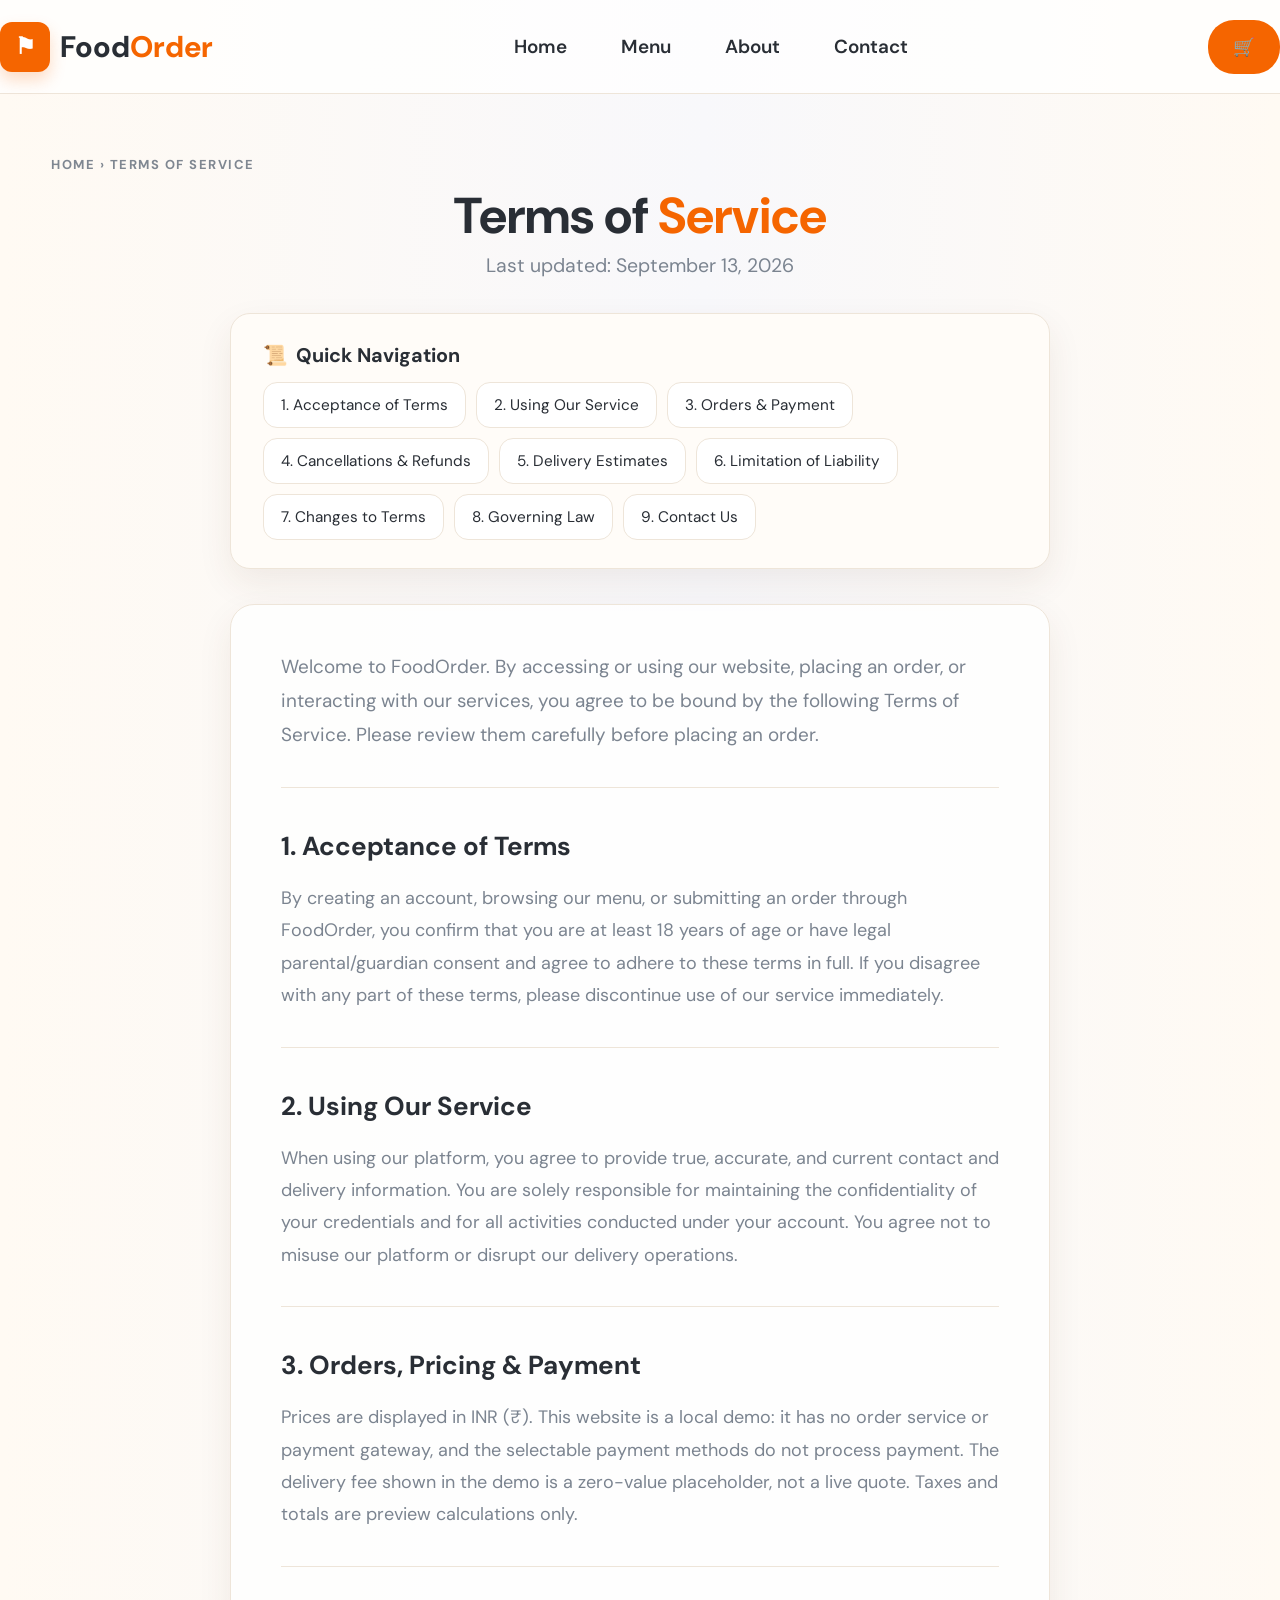
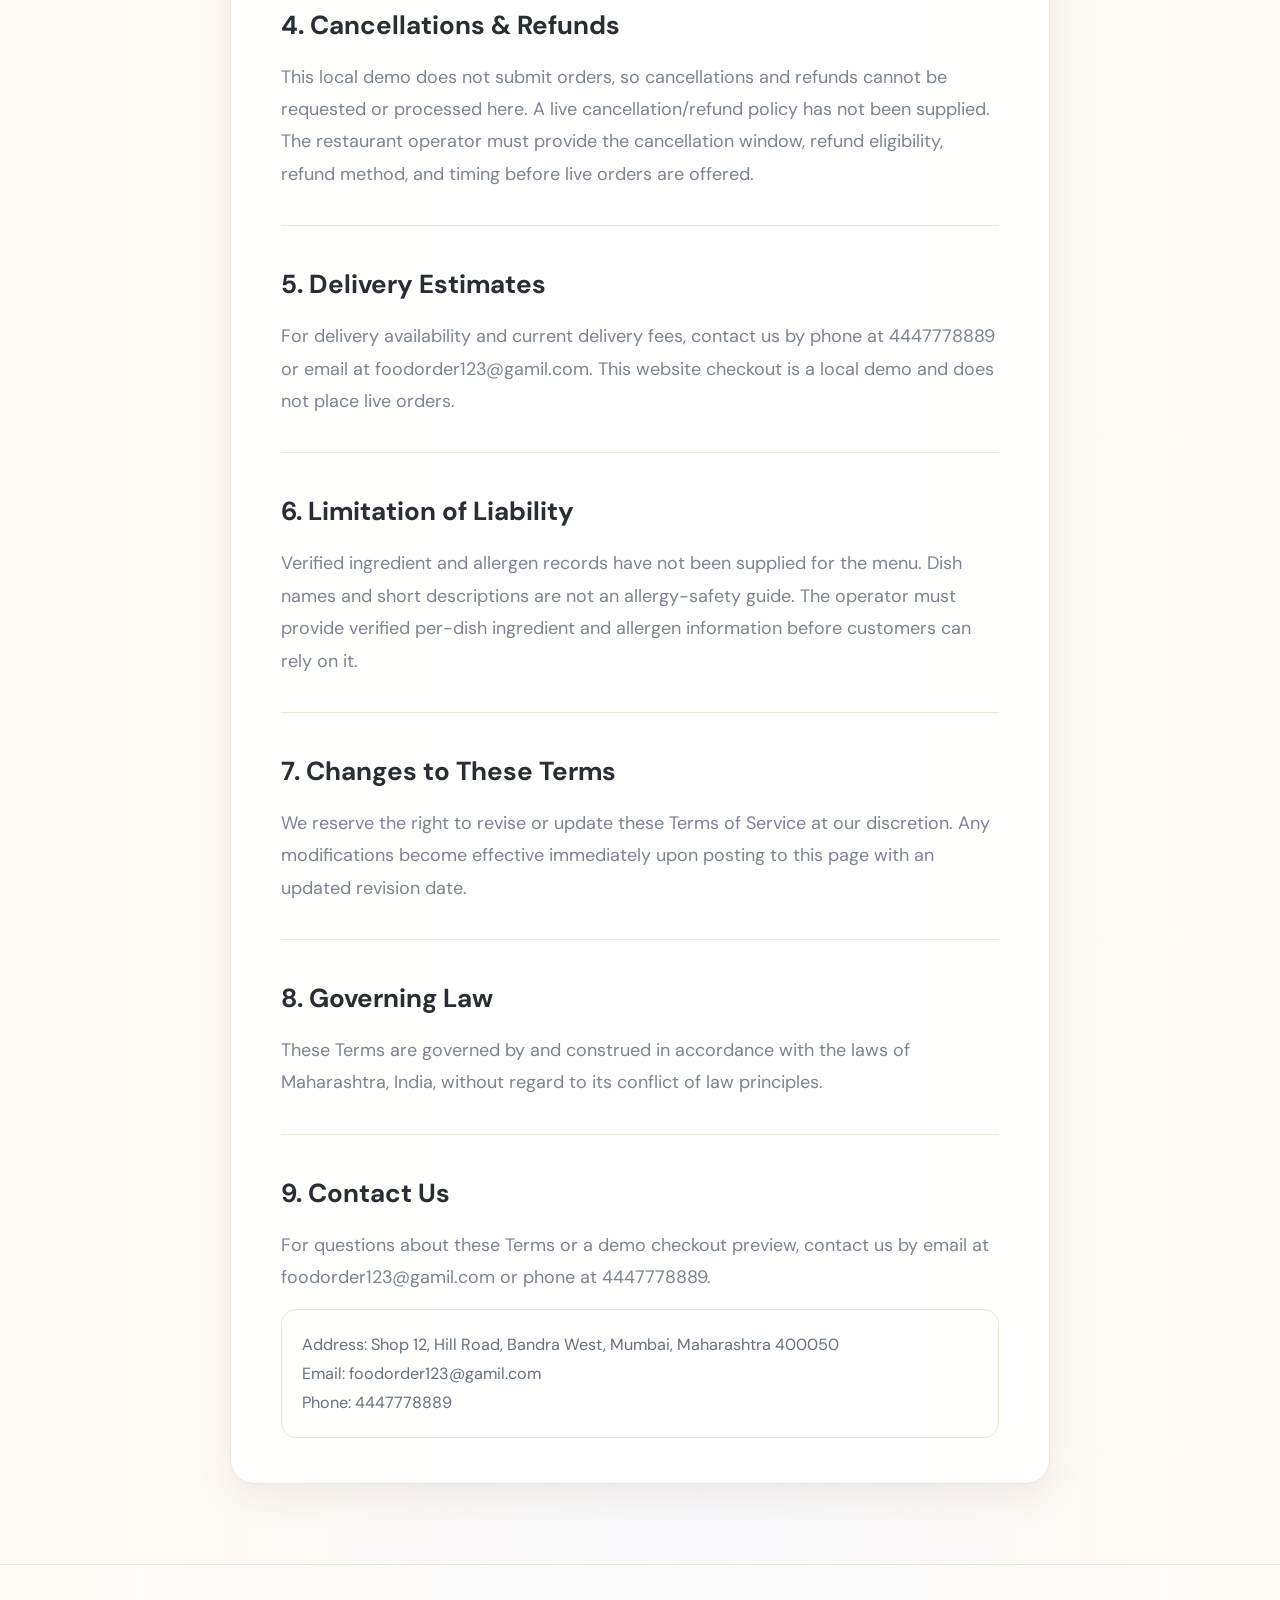
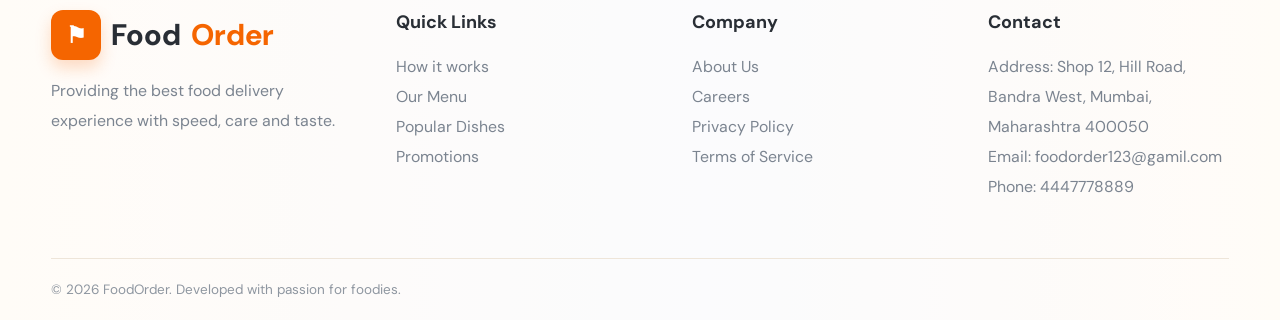
<file: foodorder-project/terms-of-service.html>
<!doctype html>
<html lang="en">

<head>
  <meta charset="utf-8" />
  <meta name="viewport" content="width=device-width,initial-scale=1" />
  <title>FoodOrder | Terms of Service</title>
  <link rel="stylesheet" href="css/style.css" />
  <link rel="stylesheet" href="css/terms-of-service.css" />
</head>

<body>
  <header class="topbar">
    <a class="logo" href="index.html"><span class="logo-mark">⚑</span><span>Food<span
          class="accent">Order</span></span></a>
    <nav class="nav">
      <a href="index.html" class="">Home</a>
      <a href="menu.html" class="">Menu</a>
      <a href="about.html" class="">About</a>
      <a href="contact.html" class="">Contact</a>
    </nav><div class="actions"><a class="cart-pill" href="cart.html" aria-label="View cart"><span aria-hidden="true">🛒</span><b class="cart-count" hidden>0</b></a></div>
    
  </header>

  <main class="container page">
    <div class="eyebrow">HOME › TERMS OF SERVICE</div>
    <div class="center-head terms-header">
      <h1 class="title">Terms of <span class="accent">Service</span></h1>
      <p class="subtitle">Last updated: September 13, 2026</p>
    </div>

    <!-- Main Content Wrapper -->
    <div class="terms-wrapper">
      <!-- Table of Contents Card -->
      <div class="card toc-card">
        <h3 class="toc-title">
          <span>📜</span> Quick Navigation
        </h3>
        <div class="toc-links">
          <a class="chip" href="#acceptance">1. Acceptance of Terms</a>
          <a class="chip" href="#service">2. Using Our Service</a>
          <a class="chip" href="#pricing">3. Orders & Payment</a>
          <a class="chip" href="#cancellations">4. Cancellations & Refunds</a>
          <a class="chip" href="#delivery">5. Delivery Estimates</a>
          <a class="chip" href="#liability">6. Limitation of Liability</a>
          <a class="chip" href="#changes">7. Changes to Terms</a>
          <a class="chip" href="#governing">8. Governing Law</a>
          <a class="chip" href="#contact-terms">9. Contact Us</a>
        </div>
      </div>

      <!-- Terms Body Card -->
      <article class="card terms-article">
        <p class="terms-intro">
          Welcome to FoodOrder. By accessing or using our website, placing an order, or interacting with our services, you agree to be bound by the following Terms of Service. Please review them carefully before placing an order.
        </p>

        <hr class="terms-divider" />

        <!-- Section 1 -->
        <section id="acceptance" class="terms-section">
          <h2>1. Acceptance of Terms</h2>
          <p>
            By creating an account, browsing our menu, or submitting an order through FoodOrder, you confirm that you are at least 18 years of age or have legal parental/guardian consent and agree to adhere to these terms in full. If you disagree with any part of these terms, please discontinue use of our service immediately.
          </p>
        </section>

        <hr class="terms-divider" />

        <!-- Section 2 -->
        <section id="service" class="terms-section">
          <h2>2. Using Our Service</h2>
          <p>
            When using our platform, you agree to provide true, accurate, and current contact and delivery information. You are solely responsible for maintaining the confidentiality of your credentials and for all activities conducted under your account. You agree not to misuse our platform or disrupt our delivery operations.
          </p>
        </section>

        <hr class="terms-divider" />

        <!-- Section 3 -->
        <section id="pricing" class="terms-section">
          <h2>3. Orders, Pricing & Payment</h2>
          <p>
            Prices are displayed in INR (₹). This website is a local demo: it has no order service or payment gateway, and the selectable payment methods do not process payment. The delivery fee shown in the demo is a zero-value placeholder, not a live quote. Taxes and totals are preview calculations only.
          </p>
        </section>

        <hr class="terms-divider" />

        <!-- Section 4 -->
        <section id="cancellations" class="terms-section">
          <h2>4. Cancellations & Refunds</h2>
          <p>
            This local demo does not submit orders, so cancellations and refunds cannot be requested or processed here. A live cancellation/refund policy has not been supplied. The restaurant operator must provide the cancellation window, refund eligibility, refund method, and timing before live orders are offered.
          </p>
        </section>

        <hr class="terms-divider" />

        <!-- Section 5 -->
        <section id="delivery" class="terms-section">
          <h2>5. Delivery Estimates</h2>
          <p>
            For delivery availability and current delivery fees, contact us by phone at <a href="tel:4447778889">4447778889</a> or email at <a href="mailto:foodorder123@gamil.com">foodorder123@gamil.com</a>. This website checkout is a local demo and does not place live orders.
          </p>
        </section>

        <hr class="terms-divider" />

        <!-- Section 6 -->
        <section id="liability" class="terms-section">
          <h2>6. Limitation of Liability</h2>
          <p>
            Verified ingredient and allergen records have not been supplied for the menu. Dish names and short descriptions are not an allergy-safety guide. The operator must provide verified per-dish ingredient and allergen information before customers can rely on it.
          </p>
        </section>

        <hr class="terms-divider" />

        <!-- Section 7 -->
        <section id="changes" class="terms-section">
          <h2>7. Changes to These Terms</h2>
          <p>
            We reserve the right to revise or update these Terms of Service at our discretion. Any modifications become effective immediately upon posting to this page with an updated revision date.
          </p>
        </section>

        <hr class="terms-divider" />

        <!-- Section 8 -->
        <section id="governing" class="terms-section">
          <h2>8. Governing Law</h2>
          <p>
            These Terms are governed by and construed in accordance with the laws of Maharashtra, India, without regard to its conflict of law principles.
          </p>
        </section>

        <hr class="terms-divider" />

        <!-- Section 9 -->
        <section id="contact-terms" class="terms-section">
          <h2>9. Contact Us</h2>
          <p>For questions about these Terms or a demo checkout preview, contact us by email at <a href="mailto:foodorder123@gamil.com">foodorder123@gamil.com</a> or phone at <a href="tel:4447778889">4447778889</a>.</p>
          <div class="note terms-contact-box">
            Address: Shop 12, Hill Road, Bandra West, Mumbai, Maharashtra 400050<br>Email: <a href="mailto:foodorder123@gamil.com">foodorder123@gamil.com</a><br>Phone: <a href="tel:4447778889">4447778889</a>
          </div>
        </section>
      </article>
    </div>
  </main>

  <footer class="footer">
    <div class="container footer-grid">
      <div>
        <div class="logo">
          <span class="logo-mark">⚑</span>Food<span class="accent">Order</span>
        </div>
        <p>
          Providing the best food delivery experience with speed, care and
          taste.
        </p>
        
      </div>
      <div>
        <h4>Quick Links</h4>
        <ul>
          <li><a href="how-it-works.html">How it works</a></li>
          <li><a href="menu.html">Our Menu</a></li>
          <li><a href="popular-dishes.html">Popular Dishes</a></li>
          <li><a href="promotions.html">Promotions</a></li>
        </ul>
      </div>
      <div>
        <h4>Company</h4>
        <ul>
          <li><a href="about.html">About Us</a></li>
          <li><a href="careers.html">Careers</a></li>
          <li><a href="privacy-policy.html">Privacy Policy</a></li>
          <li><a href="terms-of-service.html">Terms of Service</a></li>
        </ul>
      </div>
      <div>
        <h4>Contact</h4>
        
        
        <p>Address: Shop 12, Hill Road, Bandra West, Mumbai, Maharashtra 400050<br>Email: <a href="mailto:foodorder123@gamil.com">foodorder123@gamil.com</a><br>Phone: <a href="tel:4447778889">4447778889</a></p>
      </div>
    </div>
    <div class="container bottom">
      © 2026 FoodOrder. Developed with passion for foodies.
    </div>
  </footer>
<script src="shop-cart.js"></script>
</body>

</html>
</file>
<file: foodorder-project/css/style.css>
@import url("https://fonts.googleapis.com/css2?family=DM+Sans:wght@400;500;600;700&family=Playfair+Display:wght@700;800&display=swap");
:root {
  --bg: #fff7ec;
  --ink: #292e35;
  --muted: #7b8490;
  --orange: #f56500;
  --dark: #28292b;
  --green: #3da56a;
  --line: #eee5d9;
  --card: #fff;
  --shadow: 0 14px 35px rgba(83, 55, 20, 0.08);
}
* {
  box-sizing: border-box;
}
html {
  scroll-behavior: smooth;
}
body {
  margin: 0;
  background: linear-gradient(90deg, #fffaf3, #f8f8fb 55%, #fffaf3);
  color: var(--ink);
  font-family: "DM Sans", Arial, sans-serif;
}
a {
  text-decoration: none;
  color: inherit;
}
img {
  max-width: 100%;
  display: block;
}
.container {
  width: min(1280px, 88%);
  margin: auto;
}
.topbar {
  position: sticky;
  top: 0;
  z-index: 1000;
  height: 76px;
  border-bottom: 1px solid var(--line);
  background: rgba(255, 255, 255, 0.72);
  display: flex;
  align-items: center;
  justify-content: space-between;
  gap: 25px;
}
.logo {
  font-size: 23px;
  font-weight: 800;
  display: flex;
  align-items: center;
  gap: 8px;
}
.logo-mark {
  width: 38px;
  height: 38px;
  border-radius: 10px;
  background: var(--orange);
  color: #fff;
  display: grid;
  place-items: center;
  box-shadow: 0 8px 16px rgba(245, 101, 0, 0.22);
}
.accent {
  color: var(--orange);
}
.nav {
  display: flex;
  gap: 36px;
  font-size: 13px;
  font-weight: 600;
}
.nav a.active {
  color: var(--orange);
  position: relative;
}
.nav a.active:after {
  content: "";
  position: absolute;
  width: 4px;
  height: 4px;
  border-radius: 50%;
  background: var(--orange);
  bottom: -10px;
  left: 50%;
}
.actions {
  display: flex;
  align-items: center;
  gap: 16px;
}
.cart-pill,
.admin-btn {
  padding: 11px 17px;
  border-radius: 22px;
  font-size: 12px;
  font-weight: 700;
}
.cart-pill {
  position: relative;
  background: var(--orange);
  color: #fff;
}
.cart-pill .cart-count {
  position: absolute;
  top: -8px;
  right: 0;
  display: grid;
  min-width: 25px;
  height: 25px;
  padding: 0 6px;
  place-items: center;
  border: 2px solid #fff;
  border-radius: 999px;
  background: #e53935;
  color: #fff;
  font-size: 12px;
  font-weight: 700;
  line-height: 1;
}
.cart-pill .cart-count[hidden] { display: none; }
.admin-btn,
.dark-btn {
  background: var(--dark);
  color: #fff;
}
.page {
  padding: 42px 0 70px;
  min-height: 760px;
}
.eyebrow {
  font-size: 10px;
  letter-spacing: 1.2px;
  color: #7f8791;
  font-weight: 700;
}
.title {
  font-size: 34px;
  margin: 10px 0 4px;
}
.subtitle {
  color: var(--muted);
  margin: 0 0 30px;
}
.card {
  background: rgba(255, 255, 255, 0.82);
  border: 1px solid var(--line);
  border-radius: 28px;
  box-shadow: var(--shadow);
}
.btn {
  border: 0;
  padding: 13px 24px;
  border-radius: 12px;
  font-weight: 700;
  font-family: inherit;
  cursor: pointer;
  display: inline-block;
}
.orange-btn {
  background: var(--orange);
  color: #fff;
}
.dark-btn {
  padding: 13px 24px;
}
.outline-btn {
  border: 1px solid var(--line);
  background: #fff;
}
.footer {
  border-top: 1px solid var(--line);
  padding: 45px 0 22px;
  background: rgba(255, 255, 255, 0.32);
}
.footer-grid {
  display: grid;
  grid-template-columns: 1.2fr 1fr 1fr 1fr;
  gap: 55px;
}
.footer h4 {
  font-size: 14px;
  margin: 0 0 18px;
}
.footer p,
.footer li {
  font-size: 13px;
  color: var(--muted);
  line-height: 1.8;
}
.footer ul {
  list-style: none;
  padding: 0;
  margin: 0;
}
.bottom {
  margin-top: 40px;
  padding-top: 22px;
  border-top: 1px solid var(--line);
  font-size: 11px;
  color: #8e96a0;
}
.stepper {
  display: flex;
  justify-content: center;
  align-items: flex-start;
  gap: 18px;
  margin: 0 auto 50px;
}
.step {
  display: flex;
  flex-direction: column;
  align-items: center;
  gap: 10px;
  min-width: 180px;
  position: relative;
  font-size: 11px;
  font-weight: 700;
  letter-spacing: 1px;
  color: #a6adb5;
}
.step:not(:last-child):after {
  content: "";
  position: absolute;
  height: 3px;
  width: 135px;
  background: var(--line);
  left: 115px;
  top: 20px;
}
.step.done:after,
.step.active:after {
  background: linear-gradient(90deg, var(--orange) 45%, var(--line) 45%);
}
.step-num {
  width: 44px;
  height: 44px;
  border: 1px solid var(--line);
  border-radius: 15px;
  display: grid;
  place-items: center;
  font-size: 15px;
}
.step.active .step-num,
.step.done .step-num {
  background: var(--orange);
  color: #fff;
  border-color: var(--orange);
  box-shadow: 0 8px 20px rgba(245, 101, 0, 0.2);
}
.step.active,
.step.done {
  color: var(--orange);
}
.food-grid {
  display: grid;
  grid-template-columns: repeat(3, 1fr);
  gap: 26px;
}
.food-card {
  overflow: hidden;
  border-radius: 25px;
  background: rgba(255, 255, 255, 0.75);
  border: 1px solid var(--line);
  padding: 10px;
  box-shadow: var(--shadow);
}
.food-img {
  height: 180px;
  border-radius: 18px;
  overflow: hidden;
  position: relative;
}
.food-img img {
  width: 100%;
  height: 100%;
  object-fit: cover;
}
.badge,
.price-pill {
  position: absolute;
  top: 12px;
  border-radius: 20px;
  padding: 7px 11px;
  font-size: 10px;
  font-weight: 700;
}
.badge {
  left: 12px;
  background: #ffd724;
}
.price-pill {
  right: 12px;
  background: #fff;
  color: #d65b00;
}
.food-info {
  padding: 12px 3px;
}
.food-info h3 {
  margin: 0 0 8px;
  font-size: 15px;
}
.food-info p {
  font-size: 11px;
  color: var(--muted);
  height: 30px;
  margin: 0;
}
.rating {
  color: #d79d00;
  font-size: 11px;
}
.food-bottom {
  display: flex;
  justify-content: space-between;
  align-items: center;
  margin-top: 10px;
}
.tag {
  font-size: 9px;
  color: var(--green);
  background: #edf8f1;
  padding: 6px 9px;
  border-radius: 6px;
  font-weight: 700;
}
.add-small {
  background: var(--dark);
  color: #fff;
  padding: 8px 13px;
  border-radius: 11px;
  font-size: 10px;
}
.favorite-toggle {
  border: 0;
  background: transparent;
  color: var(--orange);
  cursor: pointer;
  font: inherit;
  font-size: 18px;
  line-height: 1;
  padding: 5px;
}
.favorite-toggle:focus-visible { outline: 2px solid var(--orange); outline-offset: 2px; border-radius: 6px; }
.card-add-feedback { flex-basis: 100%; height: auto !important; min-height: 0; margin: 6px 0 0 !important; color: var(--green) !important; }
.field {
  border: 0;
  border-bottom: 1px solid #edf0f4;
  background: transparent;
  padding: 12px 4px;
  width: 100%;
  font: inherit;
  color: #7d8794;
  outline: none;
}
.label {
  font-size: 11px;
  letter-spacing: 1px;
  font-weight: 700;
  color: #7d8790;
}
.hero {
  display: grid;
  grid-template-columns: 1fr 1fr;
  align-items: center;
  gap: 70px;
  padding: 65px 0;
}
.hero h1 {
  font-family: "Playfair Display", serif;
  font-size: 54px;
  margin: 0 0 15px;
}
.hero p {
  color: var(--muted);
  line-height: 1.8;
}
.hero-img {
  height: 440px;
  border-radius: 38px;
  overflow: hidden;
  box-shadow: var(--shadow);
}
.hero-img img {
  width: 100%;
  height: 100%;
  object-fit: cover;
}
.stats {
  display: grid;
  grid-template-columns: repeat(3, 1fr);
  gap: 20px;
}
.stat {
  padding: 25px;
  text-align: center;
}
.stat b {
  font-size: 30px;
  color: var(--orange);
  display: block;
}
.auth-page {
  min-height: 100vh;
  display: grid;
  place-items: center;
  padding: 40px;
  background: radial-gradient(
    circle at center,
    #fff 0,
    #f5f5f8 30%,
    #fff7ec 100%
  );
}
.auth-wrap {
  width: min(520px, 92vw);
  text-align: center;
}
.auth-title {
  font-size: 33px;
  margin: 22px 0 6px;
}
.auth-card {
  text-align: left;
  padding: 40px;
  border-radius: 38px;
  background: rgba(255, 255, 255, 0.72);
  border: 1px solid var(--line);
  box-shadow: 0 25px 60px rgba(90, 65, 30, 0.1);
}
.auth-row {
  display: grid;
  grid-template-columns: 1fr 1fr;
  gap: 35px;
}
.full-btn {
  width: 100%;
  text-align: center;
  margin-top: 28px;
}
.auth-foot {
  margin-top: 35px;
  padding-top: 25px;
  border-top: 1px solid var(--line);
  text-align: center;
  color: #7c8590;
  font-size: 14px;
}
.icon-big {
  width: 66px;
  height: 66px;
  border-radius: 20px;
  margin: auto;
  display: grid;
  place-items: center;
  background: var(--dark);
  color: #fff;
  font-size: 24px;
}
.center-head {
  text-align: center;
}
.cart-layout,
.checkout-layout {
  display: grid;
  grid-template-columns: 1.7fr 0.9fr;
  gap: 45px;
}
.cart-items {
  display: grid;
  gap: 20px;
}
.cart-row {
  display: grid;
  grid-template-columns: 100px 1fr 130px 110px 30px;
  align-items: center;
  gap: 18px;
  padding: 18px;
}
.cart-thumb {
  height: 85px;
  border-radius: 18px;
  overflow: hidden;
}
.cart-thumb img {
  height: 100%;
  width: 100%;
  object-fit: cover;
}
.qty {
  border: 1px solid var(--line);
  border-radius: 13px;
  padding: 12px;
  display: flex;
  justify-content: space-between;
  font-size: 13px;
}
.summary {
  padding: 30px;
}
.summary.dark {
  background: #303030;
  color: #eee;
}
.summary h2 {
  margin-top: 0;
  font-size: 22px;
}
.summary-row {
  display: flex;
  justify-content: space-between;
  padding: 9px 0;
  font-size: 12px;
  letter-spacing: 1px;
}
.total {
  border-top: 1px solid #ddd;
  padding-top: 18px;
  margin-top: 10px;
  font-size: 14px;
}
.total b {
  font-size: 34px;
  letter-spacing: 0;
}
.promo {
  margin-top: 35px;
  background: #303030;
  color: #fff;
  padding: 28px;
  display: flex;
  justify-content: space-between;
  align-items: center;
  gap: 20px;
}
.promo input {
  padding: 14px;
  border-radius: 12px;
  border: 1px solid #555;
  background: #3a3a3a;
  color: #fff;
}
.promo-box {
  display: flex;
  gap: 8px;
  flex-wrap: wrap;
}
.promo-box input {
  flex: 1 1 140px;
  min-width: 0;
}
.promo-box button {
  white-space: nowrap;
}
.promo-feedback {
  margin: 8px 0 0;
  font-size: 0.78rem;
  line-height: 1.5;
  color: var(--muted);
}
.promo-feedback[data-kind="error"] {
  color: #b83c36;
}
.promo-feedback[data-kind="demo"] {
  color: var(--green);
}
.checkout-preview {
  text-align: left;
  white-space: normal;
}
.checkout-preview h3 {
  margin: 0 0 10px;
}
.checkout-preview [data-preview-details] {
  white-space: pre-line;
}
.product-data-note {
  margin-top: 12px;
  color: var(--muted);
  font-size: 0.8rem;
  line-height: 1.6;
}
.checkout-form {
  padding: 0 0;
}
.form-section {
  margin-bottom: 28px;
}
.form-section h3 {
  font-size: 17px;
  display: flex;
  align-items: center;
  gap: 12px;
}
.number {
  width: 35px;
  height: 35px;
  border-radius: 13px;
  background: #fff0df;
  color: var(--orange);
  display: grid;
  place-items: center;
  font-size: 14px;
}
.form-grid {
  display: grid;
  grid-template-columns: 1fr 1fr;
  gap: 25px;
}
.three {
  grid-template-columns: repeat(3, 1fr);
}
.invalid {
  color: #d64b4b;
  font-size: 10px;
  margin-top: 5px;
}
.payment {
  display: grid;
  grid-template-columns: repeat(3, 1fr);
  gap: 14px;
}
.pay-card {
  position: relative;
  padding: 25px;
  text-align: center;
  border: 1px solid var(--line);
  border-radius: 16px;
  font-size: 11px;
  font-weight: 700;
}
.pay-card.selected {
  border-color: var(--orange);
  box-shadow: inset 0 0 0 1px var(--orange);
}
.pay-card input[type="radio"] {
  position: absolute;
  width: 1px;
  height: 1px;
  opacity: 0;
}
.pay-card:focus-within {
  outline: 2px solid var(--orange);
  outline-offset: 2px;
}
.qty button,
.remove {
  border: 0;
  background: transparent;
  color: inherit;
  font: inherit;
  padding: 0;
  cursor: pointer;
}
.qty button:focus-visible,
.remove:focus-visible,
[data-menu-sort]:focus-visible {
  outline: 2px solid var(--orange);
  outline-offset: 3px;
}
[data-menu-sort] {
  color: var(--ink);
  font: inherit;
  cursor: pointer;
}
.note {
  padding: 20px;
  text-align: center;
  border: 1px solid var(--line);
  border-radius: 15px;
  color: #66717d;
  font-size: 12px;
}
.menu-layout {
  display: grid;
  grid-template-columns: 220px 1fr;
  gap: 40px;
}
.filter-card {
  padding: 22px;
  margin-bottom: 20px;
}
.filter-card h3 {
  font-size: 15px;
  margin-top: 0;
}
.filter-card label {
  display: block;
  padding: 7px;
  font-size: 13px;
  color: var(--muted);
}
.filter-card label.is-active {
  color: var(--orange);
  font-weight: 700;
  background: rgba(245, 101, 0, 0.07);
  border-radius: 8px;
}
.filter-current {
  margin: 10px 0;
  color: var(--muted);
  font-size: 0.78rem;
  line-height: 1.5;
}
.filter-current output {
  color: var(--ink);
  font-weight: 700;
}
.tax-explanation {
  margin: 0 0 12px;
  color: var(--muted);
  font-size: 0.72rem;
  line-height: 1.5;
}
.tax-explanation-dark {
  color: #b7bec7;
}
.menu-top {
  display: flex;
  justify-content: space-between;
  align-items: center;
  margin-bottom: 25px;
}
.search {
  display: flex;
  border: 1px solid var(--line);
  border-radius: 12px;
  overflow: hidden;
  background: #fff;
  width: 350px;
}
.search input {
  border: 0;
  padding: 13px;
  flex: 1;
  outline: 0;
}
.search button {
  margin: 5px;
  border: 0;
  border-radius: 9px;
  background: #333;
  color: #fff;
  padding: 0 18px;
}
.product-layout {
  display: grid;
  grid-template-columns: 1fr 1fr;
  gap: 55px;
}
.product-image {
  height: 500px;
  border-radius: 34px;
  overflow: hidden;
  position: relative;
}
.product-image img {
  width: 100%;
  height: 100%;
  object-fit: cover;
}
.product-info h1 {
  font-size: 39px;
  line-height: 1.08;
}
.product-info p {
  line-height: 1.8;
  color: var(--muted);
}
.option-row {
  display: flex;
  gap: 12px;
  align-items: center;
  margin: 25px 0;
}
.chip {
  border: 1px solid var(--line);
  padding: 10px 15px;
  border-radius: 14px;
  font-size: 11px;
  background: #fff;
}
.recommended {
  margin-top: 100px;
}
.recommend-grid {
  grid-template-columns: repeat(4, 1fr);
}
.contact-box {
  padding: 30px;
}
.contact-grid {
  display: grid;
  grid-template-columns: 1fr 1fr;
  gap: 25px;
}
@media (max-width: 850px) {
  .container {
    width: 92%;
  }
  .topbar {
    height: auto;
    padding: 14px 4%;
    flex-wrap: wrap;
  }
  .nav {
    order: 3;
    width: 100%;
    justify-content: center;
    gap: 20px;
  }
  .actions {
    margin-left: auto;
  }
  .footer-grid,
  .hero,
  .cart-layout,
  .checkout-layout,
  .menu-layout,
  .product-layout,
  .contact-grid {
    grid-template-columns: 1fr;
  }
  .food-grid {
    grid-template-columns: repeat(2, 1fr);
  }
  .step {
    min-width: 95px;
  }
  .step:not(:last-child):after {
    width: 65px;
    left: 75px;
  }
  .cart-row {
    grid-template-columns: 80px 1fr;
    gap: 12px;
  }
  .cart-row .qty,
  .cart-row .price,
  .cart-row .remove {
    grid-column: 2;
  }
  .promo {
    flex-direction: column;
    align-items: stretch;
  }
  .product-image {
    height: 400px;
  }
  .recommend-grid {
    grid-template-columns: repeat(2, 1fr);
  }
}
@media (max-width: 520px) {
  .food-grid {
    grid-template-columns: 1fr;
  }
  .payment,
  .form-grid,
  .auth-row {
    grid-template-columns: 1fr;
  }
  .three {
    grid-template-columns: 1fr;
  }
  .stepper {
    gap: 2px;
  }
  .step {
    min-width: 82px;
    font-size: 8px;
  }
  .step:not(:last-child):after {
    width: 40px;
    left: 62px;
  }
  .step-num {
    width: 38px;
    height: 38px;
  }
  .title {
    font-size: 29px;
  }
  .hero h1 {
    font-size: 42px;
  }
  .footer-grid {
    gap: 25px;
  }
  .footer-grid {
    grid-template-columns: 1fr 1fr;
  }
  .search {
    width: 100%;
  }
  .menu-top {
    display: block;
  }
  .menu-top > div {
    margin-bottom: 15px;
  }
  .actions .admin-btn {
    display: none;
  }
}

/* =========================================================
   READABILITY PASS — larger text and controls on all pages
   ========================================================= */
html {
  font-size: 18px;
}

body {
  font-size: 1rem;
}

.container {
  width: min(1280px, 94%);
}

.topbar {
  min-height: 86px;
}
.logo {
  font-size: 1.45rem;
}
.logo-mark {
  width: 46px;
  height: 46px;
  font-size: 1.25rem;
}
.nav {
  font-size: 0.9rem;
  gap: 42px;
}
.cart-pill,
.admin-btn {
  font-size: 0.88rem;
  padding: 13px 20px;
}

.page {
  padding: 55px 0 80px;
}
.eyebrow {
  font-size: 0.72rem;
  letter-spacing: 1.5px;
}
.title {
  font-size: 2.5rem;
}
.subtitle {
  font-size: 1rem;
}

.step {
  font-size: 0.72rem;
}
.step-num {
  width: 52px;
  height: 52px;
  font-size: 1.05rem;
}

.filter-card {
  padding: 26px;
}
.filter-card h3 {
  font-size: 1.05rem;
}
.filter-card label {
  font-size: 0.9rem;
  padding: 10px 7px;
}

.search input {
  font-size: 0.9rem;
  padding: 15px;
}
.search button {
  font-size: 0.85rem;
  padding: 0 21px;
}

.menu-top {
  margin-bottom: 30px;
}
.menu-top .subtitle {
  font-size: 0.95rem;
}

.food-grid {
  gap: 30px;
}
.food-card {
  padding: 12px;
  border-radius: 28px;
}
.food-img {
  height: 210px;
}
.food-info {
  padding: 15px 5px 6px;
}
.food-info h3 {
  font-size: 1.08rem;
  margin-bottom: 9px;
}
.food-info p {
  font-size: 0.82rem;
  height: 42px;
  line-height: 1.55;
}
.rating {
  font-size: 0.78rem;
}
.badge,
.price-pill {
  font-size: 0.72rem;
  padding: 8px 12px;
}
.tag {
  font-size: 0.68rem;
  padding: 7px 10px;
}
.add-small {
  font-size: 0.72rem;
  padding: 10px 15px;
}

.chip {
  font-size: 0.85rem;
  padding: 12px 17px;
}
.btn {
  font-size: 0.95rem;
  padding: 15px 27px;
}

.footer h4 {
  font-size: 1rem;
}
.footer p,
.footer li {
  font-size: 0.88rem;
  line-height: 1.9;
}
.bottom {
  font-size: 0.75rem;
}

.field {
  font-size: 1rem;
  padding: 14px 5px;
}
.label {
  font-size: 0.78rem;
}
.invalid {
  font-size: 0.7rem;
}
.note {
  font-size: 0.9rem;
}
.pay-card {
  font-size: 0.82rem;
  padding: 30px 20px;
}
.number {
  width: 42px;
  height: 42px;
  font-size: 1rem;
}

.cart-row h3 {
  font-size: 1.08rem;
  margin: 0 0 8px;
}
.cart-row .subtitle {
  font-size: 0.85rem !important;
}
.qty {
  font-size: 0.95rem;
  padding: 14px;
}
.price b {
  font-size: 1.1rem;
}
.promo h3 {
  font-size: 1.15rem;
}
.promo span {
  font-size: 0.88rem !important;
}

.summary h2 {
  font-size: 1.55rem;
}
.summary-row {
  font-size: 0.82rem;
  padding: 12px 0;
}
.total {
  font-size: 1rem;
}
.total b {
  font-size: 2.2rem;
}

.product-info h1 {
  font-size: 2.75rem;
}
.product-info p {
  font-size: 1rem;
}
.product-image {
  height: 530px;
}

.auth-title {
  font-size: 2.4rem;
}
.auth-card {
  padding: 48px;
}
.auth-card h2 {
  font-size: 1.7rem;
}
.auth-foot {
  font-size: 0.95rem;
}

.contact-box {
  padding: 38px;
}
.contact-box h2 {
  font-size: 1.6rem;
}

@media (max-width: 850px) {
  html {
    font-size: 17px;
  }
  .container {
    width: 94%;
  }
  .food-img {
    height: 230px;
  }
  .product-info h1 {
    font-size: 2.3rem;
  }
}

@media (max-width: 520px) {
  html {
    font-size: 16px;
  }
  .topbar {
    padding: 14px 3%;
  }
  .nav {
    gap: 16px;
    font-size: 0.8rem;
  }
  .food-img {
    height: 260px;
  }
  .food-info h3 {
    font-size: 1.12rem;
  }
  .food-info p {
    font-size: 0.88rem;
  }
  .title {
    font-size: 2.15rem;
  }
  .product-info h1 {
    font-size: 2rem;
  }
  .auth-card {
    padding: 30px 24px;
  }
}

/* =========================================================
   DESKTOP SCALE & LAYOUT PASS — requested larger laptop view
   ========================================================= */
@media (min-width: 851px) {
  /* Use more of the laptop/desktop width so the page does not sit
     in a narrow column with large empty left/right margins. */
  .container {
    width: min(1600px, 92%);
  }

  /* Larger, easier-to-read desktop navigation. */
  .topbar {
    min-height: 94px;
  }

  .logo {
    font-size: 1.65rem;
    gap: 10px;
  }

  .logo-mark {
    width: 50px;
    height: 50px;
    border-radius: 12px;
  }

  .nav {
    font-size: 1.05rem;
    gap: 54px;
  }

  .actions {
    gap: 20px;
  }

  .cart-pill,
  .admin-btn {
    font-size: 1rem;
    padding: 15px 25px;
    border-radius: 26px;
  }

  /* Give desktop page content more presence. */
  .page {
    padding-top: 62px;
  }

  .title {
    font-size: 2.8rem;
  }

  .subtitle {
    font-size: 1.08rem;
  }

  .menu-layout {
    grid-template-columns: 250px 1fr;
    gap: 48px;
  }

  .filter-card {
    padding: 30px;
  }

  .filter-card h3 {
    font-size: 1.15rem;
  }

  .filter-card label {
    font-size: 1rem;
    padding: 11px 8px;
  }

  .menu-top .subtitle {
    font-size: 1rem;
  }

  .food-grid {
    gap: 34px;
  }

  .food-card {
    padding: 12px;
    border-radius: 30px;
  }

  .food-img {
    height: 230px;
  }

  .food-info {
    padding: 17px 7px 8px;
  }

  .food-info h3 {
    font-size: 1.18rem;
  }

  .food-info p {
    font-size: 0.9rem;
    height: 48px;
  }

  .rating {
    font-size: 0.86rem;
  }

  .add-small {
    font-size: 0.8rem;
    padding: 11px 18px;
  }

  .tag {
    font-size: 0.75rem;
    padding: 8px 11px;
  }

  .search {
    width: 430px;
  }

  .search input {
    font-size: 1rem;
    padding: 17px;
  }

  .search button {
    font-size: 0.92rem;
    padding: 0 24px;
  }

  .cart-layout,
  .checkout-layout {
    gap: 60px;
  }

  .cart-row {
    grid-template-columns: 120px 1fr 150px 125px 34px;
    gap: 22px;
    padding: 22px;
  }

  .cart-thumb {
    height: 105px;
  }

  .summary {
    padding: 36px;
  }

  .summary h2 {
    font-size: 1.8rem;
  }

  .checkout-layout .summary {
    min-width: 430px;
  }

  .stepper {
    margin-bottom: 58px;
  }
}

/* Step progress correction:
   completed connection is fully orange instead of half orange/half grey. */
.step.done:not(:last-child):after {
  background: var(--orange);
}

/* Keep the connection after the current step as the remaining track. */
.step.active:not(:last-child):after {
  background: linear-gradient(90deg, var(--orange) 50%, var(--line) 50%);
}

/* Keep cart and checkout grids inside the viewport at every breakpoint. */
.cart-layout,
.checkout-layout {
  grid-template-columns: minmax(0, 1.7fr) minmax(0, 0.9fr);
}
.cart-layout > *,
.checkout-layout > *,
.cart-row > *,
.summary {
  min-width: 0;
}
.cart-row {
  grid-template-columns: minmax(0, 120px) minmax(0, 1fr) minmax(110px, 150px) minmax(100px, 125px) 44px;
}
.checkout-layout .summary {
  min-width: 0;
  width: 100%;
}

@media (max-width: 1100px) {
  .cart-layout,
  .checkout-layout {
    grid-template-columns: minmax(0, 1fr);
    gap: 28px;
  }
}

@media (max-width: 850px) {
  .cart-row {
    grid-template-columns: minmax(0, 80px) minmax(0, 1fr);
  }
  .cart-row h3,
  .summary-row > :first-child {
    overflow-wrap: anywhere;
  }
}

@media (max-width: 520px) {
  .stepper {
    width: 100%;
    max-width: 100%;
  }
  .step {
    min-width: 0;
    flex: 1 1 0;
  }
  .cart-row {
    padding: 14px;
  }
  .summary {
    padding: 22px;
  }
}

/* Focus, validation, pagination, and phone-sized control targets. */
.visually-hidden {
  position: absolute !important;
  width: 1px;
  height: 1px;
  padding: 0;
  margin: -1px;
  overflow: hidden;
  clip: rect(0, 0, 0, 0);
  white-space: nowrap;
  border: 0;
}
.form-required-note {
  color: var(--muted);
  font-size: 0.78rem;
  margin: 0 0 18px;
}
.form-required-note > span:first-child,
.label [aria-hidden="true"] {
  color: var(--orange);
  font-weight: 700;
}
.field-error {
  color: #b83c36;
  font-size: 0.78rem;
  line-height: 1.45;
  margin: 5px 0 0;
}
.field[aria-invalid="true"] {
  border-bottom-color: #b83c36;
}
.field:focus-visible,
.search input:focus-visible,
.search:focus-within,
.btn:focus-visible,
.filter-card input:focus-visible,
.promo-box input:focus-visible,
.pay-card:focus-within {
  outline: 2px solid var(--orange);
  outline-offset: 2px;
}
.filter-radio-group label {
  display: flex;
  align-items: center;
  gap: 10px;
  cursor: pointer;
}
.filter-radio-group input[type="radio"] {
  flex: 0 0 auto;
  accent-color: var(--orange);
}
.menu-pagination {
  display: flex;
  justify-content: center;
  align-items: center;
  gap: 8px;
  flex-wrap: wrap;
  margin: 40px 0 20px;
}
.pagination-control {
  font-family: inherit;
  cursor: pointer;
  min-width: 40px;
  min-height: 40px;
}
.pagination-control[aria-current="page"] {
  background: var(--orange);
  color: #fff;
}
.pagination-control:disabled {
  opacity: 0.4;
  cursor: default;
}
.pagination-control:focus-visible,
.filter-card button:focus-visible,
.cart-row .qty button:focus-visible,
.cart-row .remove:focus-visible {
  outline: 2px solid var(--orange);
  outline-offset: 3px;
}
a:focus-visible,
button:focus-visible,
input:focus-visible,
select:focus-visible,
textarea:focus-visible,
[tabindex]:focus-visible {
  outline: 2px solid var(--orange);
  outline-offset: 3px;
}
.pay-card {
  cursor: pointer;
  min-height: 44px;
}
.cart-row .qty button,
.cart-row .remove {
  min-width: 36px;
  min-height: 36px;
  display: inline-grid;
  place-items: center;
}

@media (max-width: 600px) {
  .stats {
    grid-template-columns: minmax(0, 1fr);
    gap: 12px;
  }
  .stats > * {
    min-width: 0;
    overflow-wrap: anywhere;
  }
  .search button {
    min-width: 44px;
    min-height: 44px;
  }
  .filter-radio-group label {
    min-height: 44px;
  }
  .filter-card input[type="range"] {
    min-height: 44px;
  }
  .cart-row .qty button,
  .cart-row .remove,
  .pagination-control {
    min-width: 44px;
    min-height: 44px;
  }
  .payment .pay-card {
    min-height: 68px;
  }
}
</file>
<file: foodorder-project/css/privacy-policy.css>
/* Header Area */
.privacy-header {
  margin-top: 10px;
  margin-bottom: 35px;
}

.privacy-header .subtitle {
  margin-bottom: 0;
}

/* Main Layout Wrapper */
.policy-wrapper {
  max-width: 820px;
  margin: 0 auto;
}

/* Table of Contents Card */
.toc-card {
  padding: 28px 32px;
  margin-bottom: 35px;
  background: #fffcf8;
  border: 1px solid var(--line);
  border-radius: 20px;
}

.toc-title {
  margin: 0 0 14px;
  font-size: 1.1rem;
  display: flex;
  align-items: center;
  gap: 8px;
  color: var(--ink);
}

.toc-links {
  display: flex;
  flex-wrap: wrap;
  gap: 10px;
}

.toc-links .chip {
  text-decoration: none;
  transition: all 0.2s ease;
}

.toc-links .chip:hover {
  background: var(--orange);
  color: #fff;
  border-color: var(--orange);
  transform: translateY(-2px);
}

/* Legal Body Article */
.policy-article {
  padding: 45px 50px;
  line-height: 1.8;
  color: var(--ink);
  border-radius: 24px;
}

.policy-intro {
  font-size: 1.05rem;
  color: var(--muted);
  margin-top: 0;
}

.policy-divider {
  border: 0;
  border-top: 1px solid var(--line);
  margin: 35px 0;
}

/* Policy Sections */
.policy-section {
  scroll-margin-top: 100px;
  margin-bottom: 35px;
}

.policy-section:last-of-type {
  margin-bottom: 0;
}

.policy-section h2 {
  font-size: 1.45rem;
  margin-bottom: 12px;
  color: var(--ink);
  font-family: 'DM Sans', Arial, sans-serif;
  font-weight: 700;
}

.policy-section p {
  color: var(--muted);
  margin: 0 0 12px;
}

.policy-list {
  color: var(--muted);
  padding-left: 24px;
  line-height: 1.9;
  margin: 12px 0 0;
}

.policy-list li {
  margin-bottom: 6px;
}

.policy-list li b {
  color: var(--ink);
}

/* Contact Info Note */
.policy-contact-box {
  text-align: left;
  line-height: 1.8;
  margin-top: 15px;
}

/* Responsive adjustments */
@media (max-width: 768px) {
  .policy-article {
    padding: 30px 22px;
  }

  .toc-card {
    padding: 20px 18px;
  }

  .policy-section h2 {
    font-size: 1.25rem;
  }
}
</file>
<file: foodorder-project/css/terms-of-service.css>
/* Header Area */
.terms-header {
  margin-top: 10px;
  margin-bottom: 35px;
}

.terms-header .subtitle {
  margin-bottom: 0;
}

/* Main Layout Wrapper */
.terms-wrapper {
  max-width: 820px;
  margin: 0 auto;
}

/* Table of Contents Card */
.toc-card {
  padding: 28px 32px;
  margin-bottom: 35px;
  background: #fffcf8;
  border: 1px solid var(--line);
  border-radius: 20px;
}

.toc-title {
  margin: 0 0 14px;
  font-size: 1.1rem;
  display: flex;
  align-items: center;
  gap: 8px;
  color: var(--ink);
}

.toc-links {
  display: flex;
  flex-wrap: wrap;
  gap: 10px;
}

.toc-links .chip {
  text-decoration: none;
  transition: all 0.2s ease;
}

.toc-links .chip:hover {
  background: var(--orange);
  color: #fff;
  border-color: var(--orange);
  transform: translateY(-2px);
}

/* Legal Body Article */
.terms-article {
  padding: 45px 50px;
  line-height: 1.8;
  color: var(--ink);
  border-radius: 24px;
}

.terms-intro {
  font-size: 1.05rem;
  color: var(--muted);
  margin-top: 0;
}

.terms-divider {
  border: 0;
  border-top: 1px solid var(--line);
  margin: 35px 0;
}

/* Terms Sections */
.terms-section {
  scroll-margin-top: 100px;
  margin-bottom: 35px;
}

.terms-section:last-of-type {
  margin-bottom: 0;
}

.terms-section h2 {
  font-size: 1.45rem;
  margin-bottom: 12px;
  color: var(--ink);
  font-family: 'DM Sans', Arial, sans-serif;
  font-weight: 700;
}

.terms-section p {
  color: var(--muted);
  margin: 0 0 12px;
}

.terms-list {
  color: var(--muted);
  padding-left: 24px;
  line-height: 1.9;
  margin: 12px 0 0;
}

.terms-list li {
  margin-bottom: 6px;
}

.terms-list li b {
  color: var(--ink);
}

/* Contact Info Note */
.terms-contact-box {
  text-align: left;
  line-height: 1.8;
  margin-top: 15px;
}

/* Responsive adjustments */
@media (max-width: 768px) {
  .terms-article {
    padding: 30px 22px;
  }

  .toc-card {
    padding: 20px 18px;
  }

  .terms-section h2 {
    font-size: 1.25rem;
  }
}
</file>
